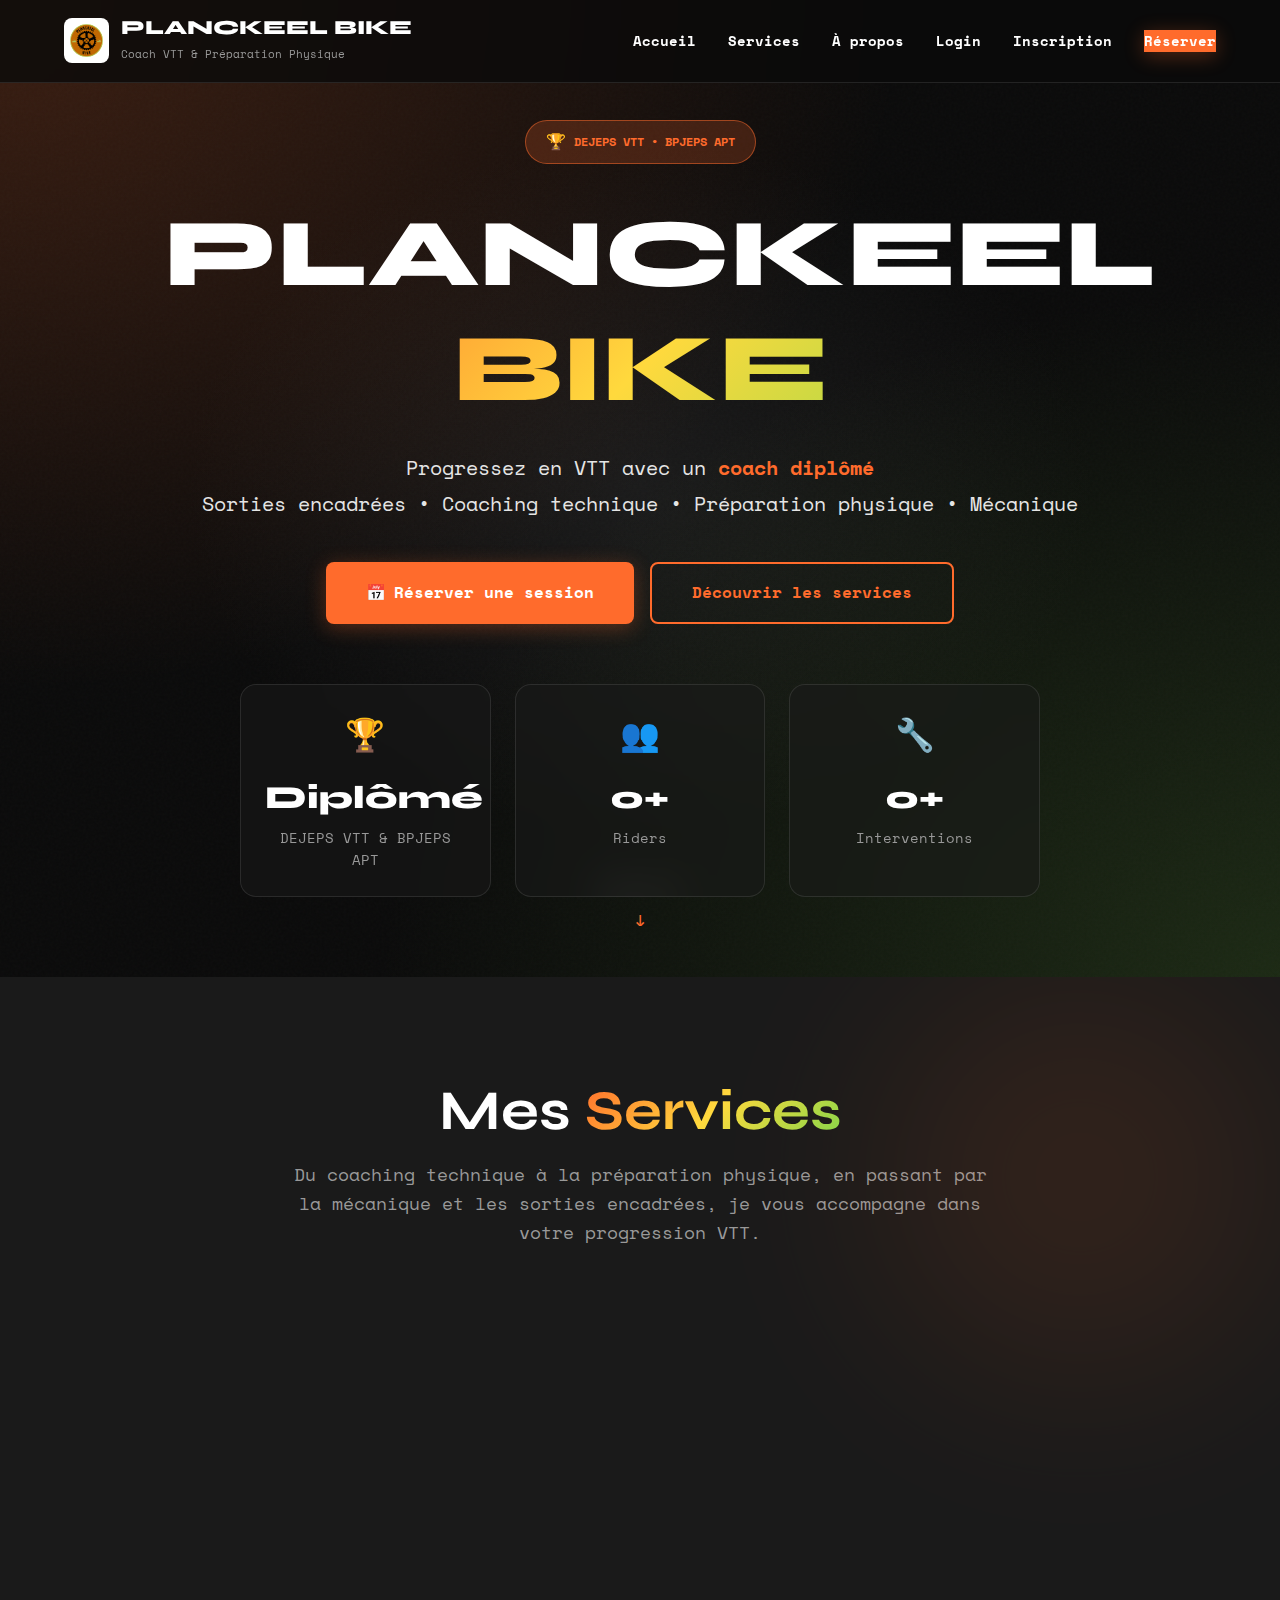
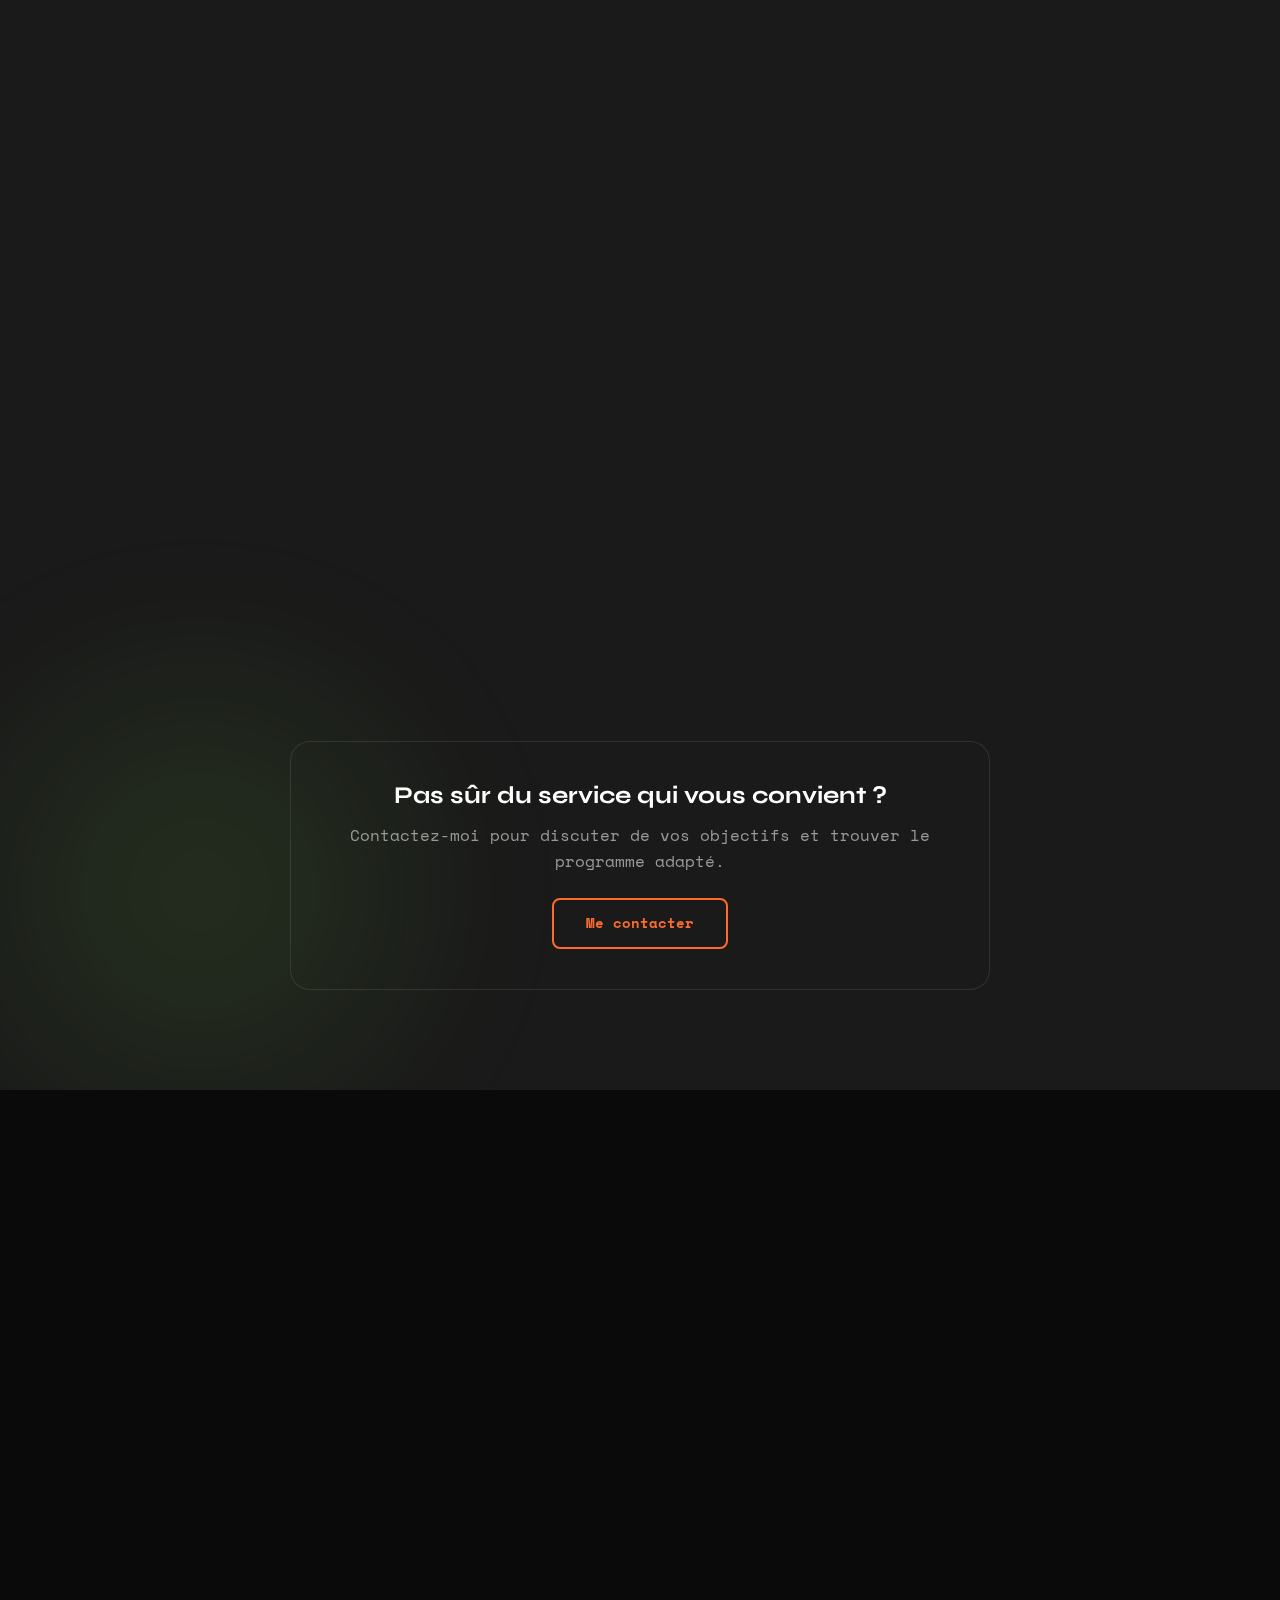
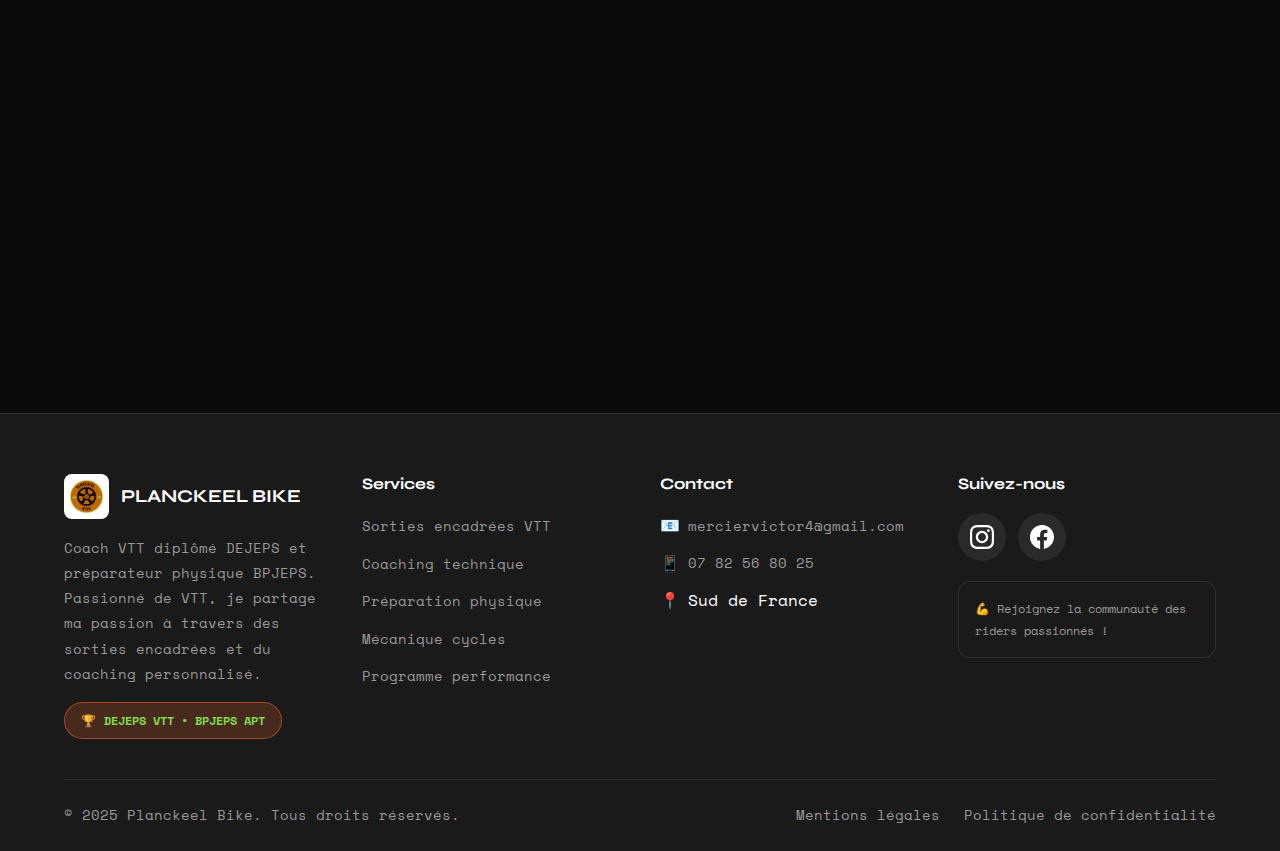
<file: index.html>
<!DOCTYPE html>
<html lang="fr">
<head>
    <meta charset="UTF-8">
    <meta name="viewport" content="width=device-width, initial-scale=1.0">
    <title>Planckeel Bike - Coach VTT & Préparation Physique</title>
    <meta name="description" content="Coach VTT diplômé DEJEPS. Sorties encadrées, coaching technique, préparation physique et mécanique cycles.">
    <link rel="stylesheet" href="css/style.css">
    <link rel="stylesheet" href="css/slider.css">
    <link rel="preconnect" href="https://fonts.googleapis.com">
    <link rel="preconnect" href="https://fonts.gstatic.com" crossorigin>
    <link href="https://fonts.googleapis.com/css2?family=Syne:wght@400;600;700;800&family=Space+Mono:wght@400;700&display=swap" rel="stylesheet">
</head>
<script>
// Afficher "Mon compte" si connecté
const user = JSON.parse(localStorage.getItem('admin_user') || 'null');
if (user) {
    const navLinks = document.querySelector('.nav-links');
    const loginLink = navLinks.querySelector('a[href="login.html"]');
    const registerLink = navLinks.querySelector('a[href="register.html"]');
    
    if (loginLink) loginLink.style.display = 'none';
    if (registerLink) registerLink.style.display = 'none';
    
    const accountLink = document.createElement('a');
    accountLink.href = user.role === 'admin' ? 'admin.html' : 'account.html';
    accountLink.textContent = user.role === 'admin' ? 'Admin' : 'Mon compte';
    navLinks.insertBefore(accountLink, navLinks.querySelector('.btn-primary'));
}
</script>
<body>
    <!-- Navigation -->
    <nav class="navbar" id="navbar">
        <div class="container nav-container">
            <div class="logo">
                <div class="logo-icon">
                    <img src="photo/logo.png" alt="Logo Planckeel Bike">
                </div>
                <div class="logo-text">
                    <h1>PLANCKEEL BIKE</h1>
                    <span>Coach VTT & Préparation Physique</span>
                </div>
            </div>
            
            <div class="nav-links" id="navLinks">
                <a href="#home">Accueil</a>
                <a href="#services">Services</a>
                <a href="#about">À propos</a>
                <a href="login.html">Login</a>
                <a href="register.html">Inscription</a>
                <a href="booking.html" class="btn-primary">Réserver</a>
            </div>
            
            <div class="burger" id="burger">
                <span></span>
                <span></span>
                <span></span>
            </div>
        </div>
    </nav>

    <!-- Hero Section -->
    <section class="hero" id="home">
        <div class="hero-bg"></div>
        <div class="container hero-container">
            <div class="hero-badge">
                <span class="badge-icon">🏆</span>
                <span>DEJEPS VTT • BPJEPS APT</span>
            </div>
            
            <h1 class="hero-title">
                <span class="title-main">PLANCKEEL</span>
                <span class="title-gradient">BIKE</span>
            </h1>
            
            <p class="hero-subtitle">
                Progressez en VTT avec un <span class="highlight">coach diplômé</span><br>
                Sorties encadrées • Coaching technique • Préparation physique • Mécanique
            </p>
            
            <div class="hero-buttons">
                <a href="booking.html" class="btn btn-primary btn-large">
                    <span>📅</span> Réserver une session
                </a>
                <a href="#services" class="btn btn-secondary btn-large">
                    Découvrir les services
                </a>
            </div>
            
            <div class="hero-stats">
                <div class="stat-card">
                    <div class="stat-icon">🏆</div>
                    <div class="stat-value">Diplômé</div>
                    <div class="stat-label">DEJEPS VTT & BPJEPS APT</div>
                </div>
                <div class="stat-card">
                    <div class="stat-icon">👥</div>
                    <div class="stat-value">0+</div>
                    <div class="stat-label">Riders</div>
                </div>
                <div class="stat-card">
                    <div class="stat-icon">🔧</div>
                    <div class="stat-value">0+</div>
                    <div class="stat-label">Interventions</div>
                </div>
            </div>
        </div>
        
        <div class="scroll-indicator">
            <span>Découvrir</span>
            <div class="scroll-arrow">↓</div>
        </div>
    </section>

    <!-- Services Section -->
    <section class="services" id="services">
        <div class="container">
            <div class="section-header">
                <h2 class="section-title">Mes <span class="gradient-text">Services</span></h2>
                <p class="section-subtitle">
                    Du coaching technique à la préparation physique, en passant par la mécanique 
                    et les sorties encadrées, je vous accompagne dans votre progression VTT.
                </p>
            </div>
            
            <div class="services-grid">
                <!-- Service 1 -->
                <div class="service-card">
                    <div class="service-image">
                        <div class="service-overlay"></div>
                        <div class="service-price">35€</div>
                    </div>
                    <div class="service-content">
                        <h3>Sortie VTT Découverte</h3>
                        <p>Sortie encadrée de 2h pour découvrir le VTT et les fondamentaux. Parfait pour les débutants !</p>
                        <div class="service-meta">
                            <span class="service-duration">⏱️ 2h</span>
                        </div>
                        <a href="booking.html?service=decouverte" class="btn btn-primary">Réserver</a>
                    </div>
                </div>

                <!-- Service 2 -->
                <div class="service-card">
                    <div class="service-image">
                        <div class="service-overlay"></div>
                        <div class="service-price">50€</div>
                    </div>
                    <div class="service-content">
                        <h3>Coaching Technique</h3>
                        <p>Session individuelle pour améliorer votre technique : franchissements, virages, descentes.</p>
                        <div class="service-meta">
                            <span class="service-duration">⏱️ 1h30</span>
                        </div>
                        <a href="booking.html?service=coaching" class="btn btn-primary">Réserver</a>
                    </div>
                </div>

                <!-- Service 3 -->
                <div class="service-card">
                    <div class="service-image">
                        <div class="service-overlay"></div>
                        <div class="service-price">45€</div>
                    </div>
                    <div class="service-content">
                        <h3>Préparation Physique</h3>
                        <p>Programme personnalisé pour améliorer vos performances et votre endurance en VTT.</p>
                        <div class="service-meta">
                            <span class="service-duration">⏱️ 1h</span>
                        </div>
                        <a href="booking.html?service=physique" class="btn btn-primary">Réserver</a>
                    </div>
                </div>

                <!-- Service 4 -->
                <div class="service-card">
                    <div class="service-image">
                        <div class="service-overlay"></div>
                        <div class="service-price">40€</div>
                    </div>
                    <div class="service-content">
                        <h3>Mécanique Vélo</h3>
                        <p>Entretien, réglages et optimisation de votre VTT. Freins, transmission, suspensions.</p>
                        <div class="service-meta">
                            <span class="service-duration">⏱️ 1h30</span>
                        </div>
                        <a href="booking.html?service=mecanique" class="btn btn-primary">Réserver</a>
                    </div>
                </div>

                <!-- Service 5 -->
                <div class="service-card">
                    <div class="service-image">
                        <div class="service-overlay"></div>
                        <div class="service-price">55€</div>
                    </div>
                    <div class="service-content">
                        <h3>Sortie VTT Enduro</h3>
                        <p>Sortie engagée de 3h sur les meilleurs spots d'enduro. Niveau intermédiaire/confirmé.</p>
                        <div class="service-meta">
                            <span class="service-duration">⏱️ 3h</span>
                        </div>
                        <a href="booking.html?service=enduro" class="btn btn-primary">Réserver</a>
                    </div>
                </div>

                <!-- Service 6 -->
                <div class="service-card">
                    <div class="service-image">
                        <div class="service-overlay"></div>
                        <div class="service-price">200€</div>
                    </div>
                    <div class="service-content">
                        <h3>Stage Weekend</h3>
                        <p>Stage intensif sur 2 jours : technique, physique et sorties encadrées.</p>
                        <div class="service-meta">
                            <span class="service-duration">⏱️ 2 jours</span>
                        </div>
                        <a href="booking.html?service=stage" class="btn btn-primary">Réserver</a>
                    </div>
                </div>
            </div>

            <div class="services-cta">
                <div class="cta-card">
                    <h3>Pas sûr du service qui vous convient ?</h3>
                    <p>Contactez-moi pour discuter de vos objectifs et trouver le programme adapté.</p>
                    <a href="mailto:merciervictor4@gmail.com" class="btn btn-secondary">Me contacter</a>
                </div>
            </div>
        </div>
    </section>

    <!-- About Section -->
    <section class="about" id="about">
        <div class="container">
            <div class="about-grid">
                <div class="about-image">
                    <div class="photo-slider">
                        <div class="slider-container">
                            <img src="photo/maho.jpeg" alt="Photo VTT Maho" class="slider-image active">
                            <img src="photo/groupe.jpeg" alt="Photo VTT Groupe" class="slider-image">
                            <img src="photo/course.jpeg" alt="Photo Course VTT" class="slider-image">
                            <img src="photo/cascade.jpeg" alt="Photo Cascade VTT" class="slider-image">
                            <img src="photo/style.jpeg" alt="Photo Style VTT" class="slider-image">
                            <img src="photo/run.jpeg" alt="Photo Run VTT" class="slider-image">
                            <img src="photo/run2.jpeg" alt="Photo Run2 VTT" class="slider-image">
                        </div>
                    </div>
                </div>

                <div class="about-content">
                    <h2 class="section-title">
                        À propos de <span class="gradient-text">Planckeel Bike</span>
                    </h2>
                    <p class="about-lead">
                        Moniteur Cycliste Français diplômé, je partage ma passion du VTT à travers 
                        des sorties encadrées, du coaching technique et de la préparation physique adaptée.
                    </p>

                    <div class="about-text">
                        <p>
                            🏔️ <strong>Ma philosophie :</strong> Le VTT, c'est avant tout du plaisir, 
                            du partage et de l'émotion. Mon objectif est de vous faire progresser dans 
                            le fun et la bonne humeur.
                        </p>
                        <p>
                            🎯 <strong>Mon approche :</strong> Sorties encadrées et sécurisées, coaching 
                            technique personnalisé, entretien vélo, et suivi pour atteindre vos objectifs.
                        </p>
                    </div>

                    <div class="about-features">
                        <div class="feature-item">
                            <div class="feature-icon">🏆</div>
                            <div class="feature-text">
                                <strong>Diplômes</strong>
                                <span>DEJEPS VTT • BPJEPS APT</span>
                            </div>
                        </div>
                        <div class="feature-item">
                            <div class="feature-icon">⚡</div>
                            <div class="feature-text">
                                <strong>Expérience</strong>
                                <span>10+ années de pratique</span>
                            </div>
                        </div>
                        <div class="feature-item">
                            <div class="feature-icon">🎯</div>
                            <div class="feature-text">
                                <strong>Approche</strong>
                                <span>Personnalisée & adaptée</span>
                            </div>
                        </div>
                        <div class="feature-item">
                            <div class="feature-icon">❤️</div>
                            <div class="feature-text">
                                <strong>Passion</strong>
                                <span>Partage & convivialité</span>
                            </div>
                        </div>
                    </div>
                </div>
            </div>
        </div>
    </section>

    <!-- Footer -->
    <footer class="footer">
        <div class="container footer-container">
            <div class="footer-grid">
                <div class="footer-col">
                    <div class="footer-logo">
                        <div class="logo-icon">
                    <img src="photo/logo.png" alt="Logo Planckeel Bike">
                </div>
                        <h3>PLANCKEEL BIKE</h3>
                    </div>
                    <p>
                        Coach VTT diplômé DEJEPS et préparateur physique BPJEPS. 
                        Passionné de VTT, je partage ma passion à travers des sorties 
                        encadrées et du coaching personnalisé.
                    </p>
                    <div class="footer-badge">
                        <span>🏆</span> DEJEPS VTT • BPJEPS APT
                    </div>
                </div>

                <div class="footer-col">
                    <h4>Services</h4>
                    <ul>
                        <li><a href="#services">Sorties encadrées VTT</a></li>
                        <li><a href="#services">Coaching technique</a></li>
                        <li><a href="#services">Préparation physique</a></li>
                        <li><a href="#services">Mécanique cycles</a></li>
                        <li><a href="#services">Programme performance</a></li>
                    </ul>
                </div>

                <div class="footer-col">
                    <h4>Contact</h4>
                    <ul class="contact-list">
                        <li>
                            <span class="contact-icon">📧</span>
                            <a href="mailto:merciervictor4@gmail.com">merciervictor4@gmail.com</a>
                        </li>
                        <li>
                            <span class="contact-icon">📱</span>
                            <a href="tel:+33782568025">07 82 56 80 25</a>
                        </li>
                        <li>
                            <span class="contact-icon">📍</span>
                            <span>Sud de France</span>
                        </li>
                    </ul>
                </div>

                <div class="footer-col">
                    <h4>Suivez-nous</h4>
                    <div class="social-links">
                        <a href="https://www.instagram.com/planckeel.bike/" class="social-link">
                            <svg width="24" height="24" viewBox="0 0 24 24" fill="currentColor">
                                <path d="M12 2.163c3.204 0 3.584.012 4.85.07 3.252.148 4.771 1.691 4.919 4.919.058 1.265.069 1.645.069 4.849 0 3.205-.012 3.584-.069 4.849-.149 3.225-1.664 4.771-4.919 4.919-1.266.058-1.644.07-4.85.07-3.204 0-3.584-.012-4.849-.07-3.26-.149-4.771-1.699-4.919-4.92-.058-1.265-.07-1.644-.07-4.849 0-3.204.013-3.583.07-4.849.149-3.227 1.664-4.771 4.919-4.919 1.266-.057 1.645-.069 4.849-.069zm0-2.163c-3.259 0-3.667.014-4.947.072-4.358.2-6.78 2.618-6.98 6.98-.059 1.281-.073 1.689-.073 4.948 0 3.259.014 3.668.072 4.948.2 4.358 2.618 6.78 6.98 6.98 1.281.058 1.689.072 4.948.072 3.259 0 3.668-.014 4.948-.072 4.354-.2 6.782-2.618 6.979-6.98.059-1.28.073-1.689.073-4.948 0-3.259-.014-3.667-.072-4.947-.196-4.354-2.617-6.78-6.979-6.98-1.281-.059-1.69-.073-4.949-.073zm0 5.838c-3.403 0-6.162 2.759-6.162 6.162s2.759 6.163 6.162 6.163 6.162-2.759 6.162-6.163c0-3.403-2.759-6.162-6.162-6.162zm0 10.162c-2.209 0-4-1.79-4-4 0-2.209 1.791-4 4-4s4 1.791 4 4c0 2.21-1.791 4-4 4zm6.406-11.845c-.796 0-1.441.645-1.441 1.44s.645 1.44 1.441 1.44c.795 0 1.439-.645 1.439-1.44s-.644-1.44-1.439-1.44z"/>
                            </svg>
                        </a>
                        <a href="#" class="social-link">
                            <svg width="24" height="24" viewBox="0 0 24 24" fill="currentColor">
                                <path d="M24 12.073c0-6.627-5.373-12-12-12s-12 5.373-12 12c0 5.99 4.388 10.954 10.125 11.854v-8.385H7.078v-3.47h3.047V9.43c0-3.007 1.792-4.669 4.533-4.669 1.312 0 2.686.235 2.686.235v2.953H15.83c-1.491 0-1.956.925-1.956 1.874v2.25h3.328l-.532 3.47h-2.796v8.385C19.612 23.027 24 18.062 24 12.073z"/>
                            </svg>
                        </a>
                    </div>
                    <div class="footer-info-box">
                        <p>💪 Rejoignez la communauté des riders passionnés !</p>
                    </div>
                </div>
            </div>

            <div class="footer-bottom">
                <p>&copy; 2025 Planckeel Bike. Tous droits réservés.</p>
                <div class="footer-links">
                    <a href="#">Mentions légales</a>
                    <a href="#">Politique de confidentialité</a>
                </div>
            </div>
        </div>
    </footer>

    <script src="js/script.js"></script>
    <script src="js/slider.js"></script>
</body>
</html>
</file>
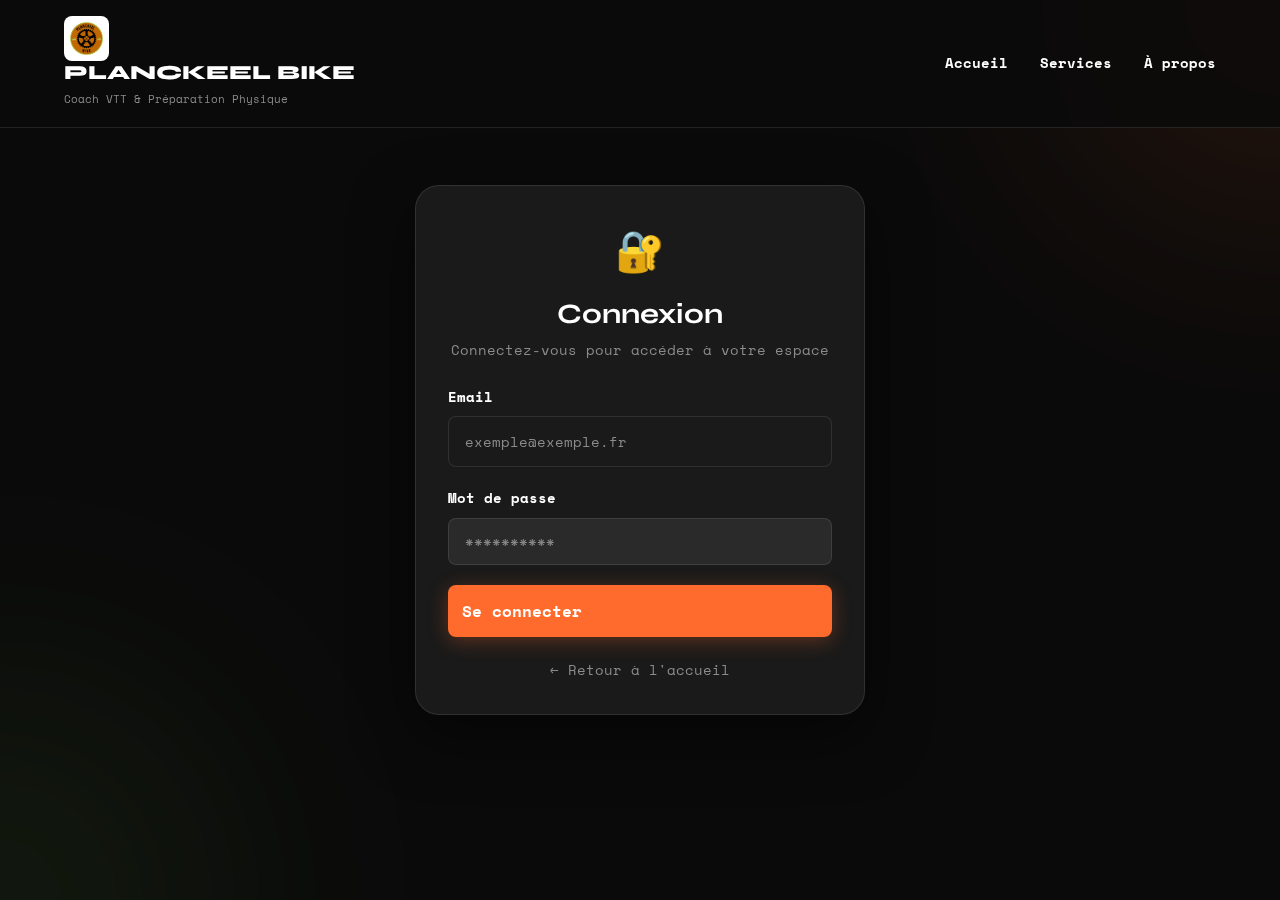
<file: account.html>
<!DOCTYPE html>
<html lang="fr">
<head>
    <meta charset="UTF-8">
    <meta name="viewport" content="width=device-width, initial-scale=1.0">
    <title>Mon Compte - Planckeel Bike</title>
    <link rel="stylesheet" href="css/style.css">
    <link rel="stylesheet" href="css/admin.css">
    <link href="https://fonts.googleapis.com/css2?family=Syne:wght@400;600;700;800&family=Space+Mono:wght@400;700&display=swap" rel="stylesheet">
</head>
<body>
    <!-- Navigation -->
    <nav class="navbar">
        <div class="container nav-container">
            <div class="logo">
                <a href="index.html">
                    <div class="logo-icon">
                        <img src="photo/logo.png" alt="Logo Planckeel Bike">
                    </div>
                    <div class="logo-text">
                        <h1>PLANCKEEL BIKE</h1>
                        <span>Coach VTT & Préparation Physique</span>
                    </div>
                </a>
            </div>
            
            <div class="nav-links">
                <a href="index.html">Accueil</a>
                <a href="index.html#services">Services</a>
                <a href="index.html#about">À propos</a>
                <a href="booking.html" class="btn-primary">Réserver</a>
            </div>
        </div>
    </nav>

    <!-- CORRECTION ICI : Augmentation du padding-top à 140px -->
    <section class="account-page" style="min-height: 100vh; background: var(--dark); padding: 140px 20px 60px;">
        <div class="container" style="max-width: 1000px;">
            <div class="account-header" style="margin-bottom: 40px;">
                <h1 style="font-size: 36px; margin-bottom: 8px;">Mon Compte</h1>
                <p style="color: var(--gray);">Gérez vos informations et vos réservations</p>
            </div>

            <div class="account-grid" style="display: grid; gap: 32px;">
                <!-- Informations personnelles -->
                <div class="account-card" style="background: var(--dark-secondary); border: 1px solid rgba(255, 255, 255, 0.1); border-radius: 16px; padding: 32px;">
                    <div style="display: flex; justify-content: space-between; align-items: center; margin-bottom: 24px;">
                        <h2 style="font-size: 24px;">👤 Mes informations</h2>
                        <button class="btn btn-secondary" id="logoutBtn">Déconnexion</button>
                    </div>
                    
                    <div id="userInfo" class="user-info-grid" style="display: grid; gap: 16px;">
                        <!-- Chargé dynamiquement -->
                    </div>
                </div>

                <!-- Réservations -->
                <div class="account-card" style="background: var(--dark-secondary); border: 1px solid rgba(255, 255, 255, 0.1); border-radius: 16px; padding: 32px;">
                    <h2 style="font-size: 24px; margin-bottom: 24px;">📅 Mes réservations</h2>
                    
                    <div id="reservationsList">
                        <p style="color: var(--gray); text-align: center;">Chargement...</p>
                    </div>
                </div>
            </div>
        </div>
    </section>

    <footer class="footer">
        <div class="container">
            <div class="footer-bottom">
                <p>&copy; 2025 Planckeel Bike. Tous droits réservés.</p>
            </div>
        </div>
    </footer>

    <script src="js/account.js"></script>
</body>
</html>
</file>
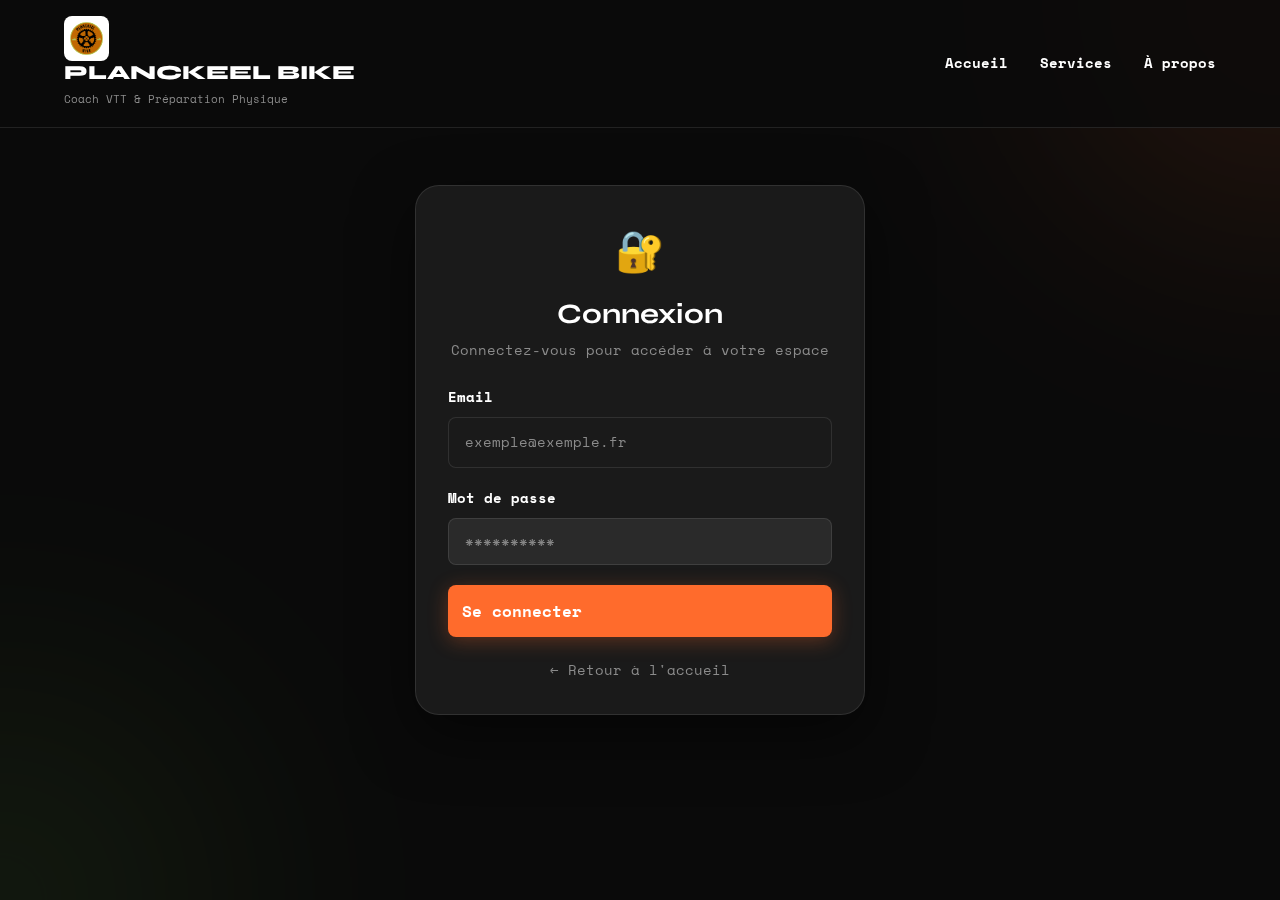
<file: admin.html>
<!DOCTYPE html>
<html lang="fr">
<head>
    <meta charset="UTF-8">
    <meta name="viewport" content="width=device-width, initial-scale=1.0">
    <title>Panel Admin - Planckeel Bike</title>
    <link rel="stylesheet" href="css/style.css">
    <link rel="stylesheet" href="css/admin.css">
    <link href="https://fonts.googleapis.com/css2?family=Syne:wght@400;600;700;800&family=Space+Mono:wght@400;700&display=swap" rel="stylesheet">
    <!-- Quill Editor pour les notes -->
    <link href="https://cdn.quilljs.com/1.3.6/quill.snow.css" rel="stylesheet">
</head>
<body class="admin-body">
    <div class="admin-container">
        <!-- Menu latéral -->
        <aside class="admin-sidebar">
            <div class="sidebar-header">
                <div class="logo">
                    <div class="logo-icon">
                        <img src="photo/logo.png" alt="Logo Planckeel Bike" style="width: 40px; height: 40px;">
                    </div>
                    <div class="logo-text">
                        <h1>PLANCKEEL</h1>
                        <span>Admin Panel</span>
                    </div>
                </div>
            </div>

            <nav class="sidebar-menu">
                <a href="#planning" class="menu-item active" data-section="planning">
                    <span class="menu-icon">📅</span>
                    <span class="menu-label">Planning</span>
                </a>
                <a href="#participants" class="menu-item" data-section="participants">
                    <span class="menu-icon">👥</span>
                    <span class="menu-label">Gestion des participants</span>
                </a>
            </nav>

            <div class="sidebar-footer">
                <div class="admin-info">
                    <div class="admin-avatar">👤</div>
                    <div class="admin-details">
                        <span class="admin-name" id="adminName">Admin</span>
                        <span class="admin-role">Administrateur</span>
                    </div>
                </div>
                <button class="btn-logout" id="logoutBtn">
                    <span>🚪</span> Déconnexion
                </button>
            </div>
        </aside>

        <!-- Contenu principal -->
        <main class="admin-main">
            <div class="admin-header">
                <h1 id="pageTitle">Planning</h1>
                <div class="header-actions">
                    <button class="btn btn-secondary" onclick="window.location.href='index.html'">
                        🏠 Voir le site
                    </button>
                </div>
            </div>

            <div class="admin-content">
                <!-- Section Planning -->
                <section id="planning-section" class="content-section active">
                    <div class="section-controls">
                        <div class="month-navigation">
                            <button class="btn btn-secondary" id="prevMonth">← Mois précédent</button>
                            <h2 id="currentMonth">Janvier 2026</h2>
                            <button class="btn btn-secondary" id="nextMonth">Mois suivant →</button>
                        </div>
                        <div class="planning-actions">
                            <button class="btn btn-primary" id="closeDayBtn">🚫 Fermer un jour</button>
                            <button class="btn btn-primary" id="closeSlotBtn">⏰ Fermer un créneau</button>
                        </div>
                    </div>

                    <div class="calendar-container">
                        <div id="calendar" class="calendar-grid"></div>
                    </div>

                    <div class="closed-days-list">
                        <h3>Jours et créneaux fermés</h3>
                        <div id="closedList"></div>
                    </div>
                </section>

                <!-- Section Participants -->
                <section id="participants-section" class="content-section">
                    <div class="section-controls">
                        <div class="search-bar">
                            <input type="text" id="searchParticipants" placeholder="🔍 Rechercher un participant...">
                        </div>
                    </div>

                    <div class="participants-grid" id="participantsList"></div>

                    <!-- Modal Détails Participant -->
                    <div id="participantModal" class="modal" style="display: none;">
                        <div class="modal-content modal-large">
                            <div class="modal-header">
                                <h2 id="modalParticipantName">Participant</h2>
                                <button class="modal-close" onclick="closeParticipantModal()">✕</button>
                            </div>
                            <div class="modal-body">
                                <div class="participant-details">
                                    <div class="detail-card">
                                        <h3>📧 Informations</h3>
                                        <div id="participantInfo"></div>
                                    </div>
                                    
                                    <div class="detail-card">
                                        <h3>📅 Historique des réservations</h3>
                                        <div id="participantReservations"></div>
                                    </div>
                                    
                                    <div class="detail-card">
                                        <h3>📝 Notes et observations</h3>
                                        <button class="btn btn-primary" onclick="showAddNoteForm()">
                                            ➕ Ajouter une note
                                        </button>
                                        <div id="addNoteForm" style="display: none; margin-top: 20px;">
                                            <div id="noteEditor"></div>
                                            <div style="margin-top: 10px; display: flex; gap: 10px;">
                                                <button class="btn btn-primary" onclick="saveNote()">💾 Enregistrer</button>
                                                <button class="btn btn-secondary" onclick="hideAddNoteForm()">❌ Annuler</button>
                                            </div>
                                        </div>
                                        <div id="participantNotes" style="margin-top: 20px;"></div>
                                    </div>
                                </div>
                            </div>
                        </div>
                    </div>
                </section>
            </div>

            <!-- Modal Fermer un jour -->
            <div id="closeDayModal" class="modal" style="display: none;">
                <div class="modal-content">
                    <div class="modal-header">
                        <h2>Fermer un jour</h2>
                        <button class="modal-close" onclick="closeModal('closeDayModal')">✕</button>
                    </div>
                    <div class="modal-body">
                        <div class="form-group">
                            <label>Date à fermer</label>
                            <input type="date" id="closeDayDate" class="form-control">
                        </div>
                    </div>
                    <div class="modal-footer">
                        <button class="btn btn-secondary" onclick="closeModal('closeDayModal')">Annuler</button>
                        <button class="btn btn-primary" onclick="confirmCloseDay()">Fermer ce jour</button>
                    </div>
                </div>
            </div>

            <!-- Modal Fermer un créneau -->
            <div id="closeSlotModal" class="modal" style="display: none;">
                <div class="modal-content">
                    <div class="modal-header">
                        <h2>Fermer un créneau</h2>
                        <button class="modal-close" onclick="closeModal('closeSlotModal')">✕</button>
                    </div>
                    <div class="modal-body">
                        <div class="form-group">
                            <label>Date</label>
                            <input type="date" id="closeSlotDate" class="form-control">
                        </div>
                        <div class="form-group">
                            <label>Créneau horaire</label>
                            <select id="closeSlotTime" class="form-control">
                                <option value="08:00">08:00</option>
                                <option value="09:00">09:00</option>
                                <option value="10:00">10:00</option>
                                <option value="11:00">11:00</option>
                                <option value="14:00">14:00</option>
                                <option value="15:00">15:00</option>
                                <option value="16:00">16:00</option>
                                <option value="17:00">17:00</option>
                            </select>
                        </div>
                    </div>
                    <div class="modal-footer">
                        <button class="btn btn-secondary" onclick="closeModal('closeSlotModal')">Annuler</button>
                        <button class="btn btn-primary" onclick="confirmCloseSlot()">Fermer ce créneau</button>
                    </div>
                </div>
            </div>
        </main>
    </div>

    <script src="https://cdn.quilljs.com/1.3.6/quill.js"></script>
    <script src="js/admin.js"></script>
</body>
</html>
</file>
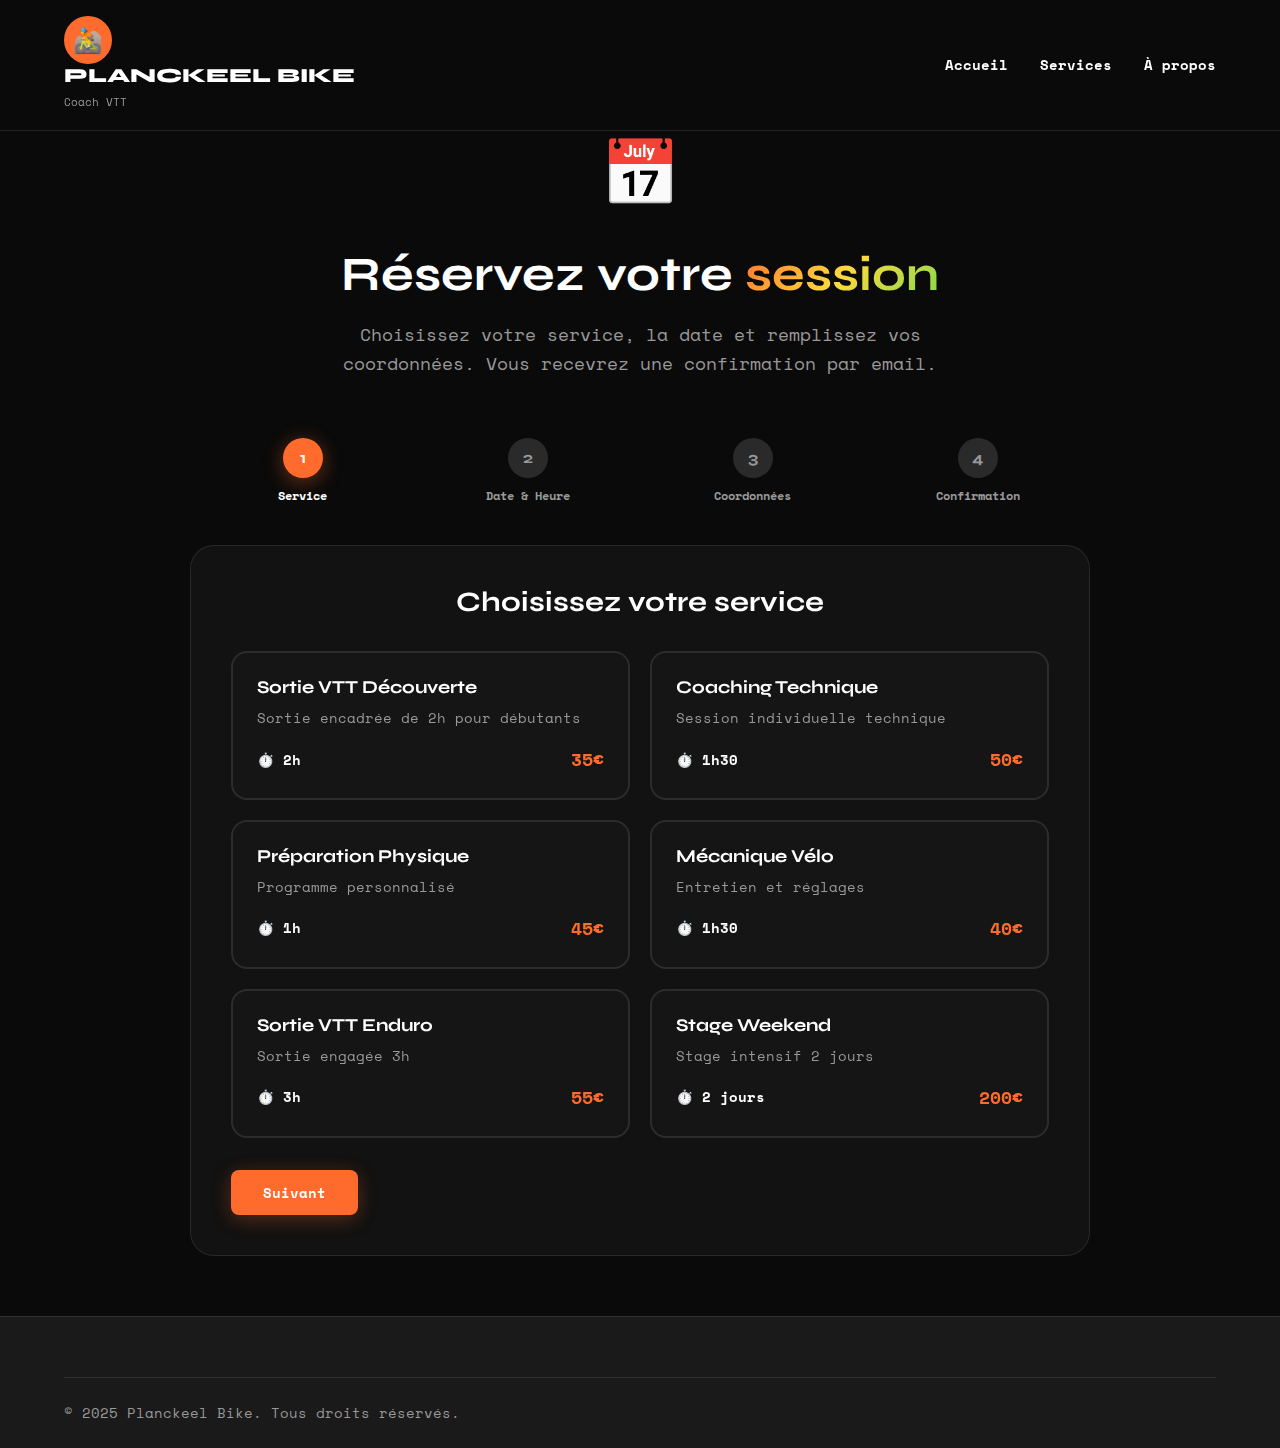
<file: booking.html>
<!DOCTYPE html>
<html lang="fr">
<head>
    <meta charset="UTF-8">
    <meta name="viewport" content="width=device-width, initial-scale=1.0">
    <title>Réservation - Planckeel Bike</title>
    <link rel="stylesheet" href="css/style.css">
    <link href="https://fonts.googleapis.com/css2?family=Syne:wght@400;600;700;800&family=Space+Mono:wght@400;700&display=swap" rel="stylesheet">
</head>
<body>
    <!-- Navigation -->
    <nav class="navbar">
        <div class="container nav-container">
            <div class="logo">
                <a href="index.html">
                    <div class="logo-icon">🚵</div>
                    <div class="logo-text">
                        <h1>PLANCKEEL BIKE</h1>
                        <span>Coach VTT</span>
                    </div>
                </a>
            </div>
            
            <div class="nav-links">
                <a href="index.html">Accueil</a>
                <a href="index.html#services">Services</a>
                <a href="index.html#about">À propos</a>
            </div>
        </div>
    </nav>

    <!-- Booking Page -->
    <section class="booking-page">
        <div class="container">
            <div class="booking-header">
                <div class="booking-icon">📅</div>
                <h1>Réservez votre <span class="gradient-text">session</span></h1>
                <p>Choisissez votre service, la date et remplissez vos coordonnées. Vous recevrez une confirmation par email.</p>
            </div>

            <div class="booking-container">
                <!-- Progress Steps -->
                <div class="booking-steps">
                    <div class="step active" data-step="1">
                        <div class="step-number">1</div>
                        <span>Service</span>
                    </div>
                    <div class="step" data-step="2">
                        <div class="step-number">2</div>
                        <span>Date & Heure</span>
                    </div>
                    <div class="step" data-step="3">
                        <div class="step-number">3</div>
                        <span>Coordonnées</span>
                    </div>
                    <div class="step" data-step="4">
                        <div class="step-number">4</div>
                        <span>Confirmation</span>
                    </div>
                </div>

                <!-- Booking Form -->
                <form id="bookingForm" class="booking-form" action="php/booking.php" method="POST">
                    <!-- Step 1: Service Selection -->
                    <div class="form-step active" data-step="1">
                        <h2>Choisissez votre service</h2>
                        <div class="services-selection">
                            <label class="service-option">
                                <input type="radio" name="service" value="Sortie VTT Découverte" data-price="35" data-duration="2h" required>
                                <div class="service-option-card">
                                    <h3>Sortie VTT Découverte</h3>
                                    <p>Sortie encadrée de 2h pour débutants</p>
                                    <div class="service-option-meta">
                                        <span>⏱️ 2h</span>
                                        <span class="price">35€</span>
                                    </div>
                                </div>
                            </label>

                            <label class="service-option">
                                <input type="radio" name="service" value="Coaching Technique" data-price="50" data-duration="1h30">
                                <div class="service-option-card">
                                    <h3>Coaching Technique</h3>
                                    <p>Session individuelle technique</p>
                                    <div class="service-option-meta">
                                        <span>⏱️ 1h30</span>
                                        <span class="price">50€</span>
                                    </div>
                                </div>
                            </label>

                            <label class="service-option">
                                <input type="radio" name="service" value="Préparation Physique" data-price="45" data-duration="1h">
                                <div class="service-option-card">
                                    <h3>Préparation Physique</h3>
                                    <p>Programme personnalisé</p>
                                    <div class="service-option-meta">
                                        <span>⏱️ 1h</span>
                                        <span class="price">45€</span>
                                    </div>
                                </div>
                            </label>

                            <label class="service-option">
                                <input type="radio" name="service" value="Mécanique Vélo" data-price="40" data-duration="1h30">
                                <div class="service-option-card">
                                    <h3>Mécanique Vélo</h3>
                                    <p>Entretien et réglages</p>
                                    <div class="service-option-meta">
                                        <span>⏱️ 1h30</span>
                                        <span class="price">40€</span>
                                    </div>
                                </div>
                            </label>

                            <label class="service-option">
                                <input type="radio" name="service" value="Sortie VTT Enduro" data-price="55" data-duration="3h">
                                <div class="service-option-card">
                                    <h3>Sortie VTT Enduro</h3>
                                    <p>Sortie engagée 3h</p>
                                    <div class="service-option-meta">
                                        <span>⏱️ 3h</span>
                                        <span class="price">55€</span>
                                    </div>
                                </div>
                            </label>

                            <label class="service-option">
                                <input type="radio" name="service" value="Stage Weekend" data-price="200" data-duration="2 jours">
                                <div class="service-option-card">
                                    <h3>Stage Weekend</h3>
                                    <p>Stage intensif 2 jours</p>
                                    <div class="service-option-meta">
                                        <span>⏱️ 2 jours</span>
                                        <span class="price">200€</span>
                                    </div>
                                </div>
                            </label>
                        </div>
                        <button type="button" class="btn btn-primary btn-next">Suivant</button>
                    </div>

                    <!-- Step 2: Date & Time Selection -->
                    <div class="form-step" data-step="2">
                        <h2>Choisissez une date et un créneau</h2>
                        <div class="date-time-selection">
                            <div class="form-group">
                                <label for="bookingDate">Date souhaitée</label>
                                <input type="date" id="bookingDate" name="date" required>
                            </div>
                            
                            <div class="form-group">
                                <label>Créneau horaire</label>
                                <div class="time-slots">
                                    <label class="time-slot">
                                        <input type="radio" name="time" value="08:00" required>
                                        <span>08:00</span>
                                    </label>
                                    <label class="time-slot">
                                        <input type="radio" name="time" value="09:00" required>
                                        <span>09:00</span>
                                    </label>
                                    <label class="time-slot">
                                        <input type="radio" name="time" value="10:00">
                                        <span>10:00</span>
                                    </label>
                                    <label class="time-slot">
                                        <input type="radio" name="time" value="11:00">
                                        <span>11:00</span>
                                    </label>
                                    <label class="time-slot">
                                        <input type="radio" name="time" value="14:00">
                                        <span>14:00</span>
                                    </label>
                                    <label class="time-slot">
                                        <input type="radio" name="time" value="15:00">
                                        <span>15:00</span>
                                    </label>
                                    <label class="time-slot">
                                        <input type="radio" name="time" value="16:00">
                                        <span>16:00</span>
                                    </label>
                                    <label class="time-slot">
                                        <input type="radio" name="time" value="17:00">
                                        <span>17:00</span>
                                    </label>
                                </div>
                                <p class="help-text">Disponibilités : Lundi, Mardi, Jeudi, Vendredi</p>
                            </div>
                        </div>
                        <div class="form-buttons">
                            <button type="button" class="btn btn-secondary btn-prev">Retour</button>
                            <button type="button" class="btn btn-primary btn-next">Suivant</button>
                        </div>
                    </div>

                    <!-- Step 3: Contact Information -->
                    <div class="form-step" data-step="3">
                        <h2>Vos coordonnées</h2>
                        <div class="contact-form">
                            <div class="form-group">
                                <label for="name">Nom complet *</label>
                                <input type="text" id="name" name="name" required placeholder="Votre nom">
                            </div>

                            <div class="form-group">
                                <label for="email">Email *</label>
                                <input type="email" id="email" name="email" required placeholder="votre@email.com">
                            </div>

                            <div class="form-group">
                                <label for="phone">Téléphone *</label>
                                <input type="tel" id="phone" name="phone" required placeholder="06 12 34 56 78">
                            </div>

                            <div class="form-group">
                                <label for="message">Message (optionnel)</label>
                                <textarea id="message" name="message" rows="4" placeholder="Informations complémentaires, niveau, objectifs..."></textarea>
                            </div>

                            <!-- Récapitulatif -->
                            <div class="booking-summary">
                                <h3>Récapitulatif</h3>
                                <div class="summary-item">
                                    <span>Service :</span>
                                    <strong id="summaryService">-</strong>
                                </div>
                                <div class="summary-item">
                                    <span>Date :</span>
                                    <strong id="summaryDate">-</strong>
                                </div>
                                <div class="summary-item">
                                    <span>Heure :</span>
                                    <strong id="summaryTime">-</strong>
                                </div>
                                <div class="summary-item">
                                    <span>Durée :</span>
                                    <strong id="summaryDuration">-</strong>
                                </div>
                                <div class="summary-item total">
                                    <span>Prix :</span>
                                    <strong id="summaryPrice">-</strong>
                                </div>
                            </div>
                        </div>
                        <div class="form-buttons">
                            <button type="button" class="btn btn-secondary btn-prev">Retour</button>
                            <button type="submit" class="btn btn-primary">Confirmer la réservation</button>
                        </div>
                    </div>

                    <!-- Step 4: Confirmation -->
                    <div class="form-step" data-step="4">
                        <div class="confirmation-message">
                            <div class="confirmation-icon">✅</div>
                            <h2>Réservation confirmée !</h2>
                            <p>Vous allez recevoir un email de confirmation avec tous les détails de votre réservation.</p>
                            <p>À très bientôt sur les trails ! 🚵‍♂️</p>
                            <a href="index.html" class="btn btn-primary">Retour à l'accueil</a>
                        </div>
                    </div>
                </form>
            </div>
        </div>
    </section>

    <!-- Footer -->
    <footer class="footer">
        <div class="container">
            <div class="footer-bottom">
                <p>&copy; 2025 Planckeel Bike. Tous droits réservés.</p>
            </div>
        </div>
    </footer>

    <script src="js/script.js"></script>
    <script src="js/booking.js"></script>
</body>
</html>
</file>
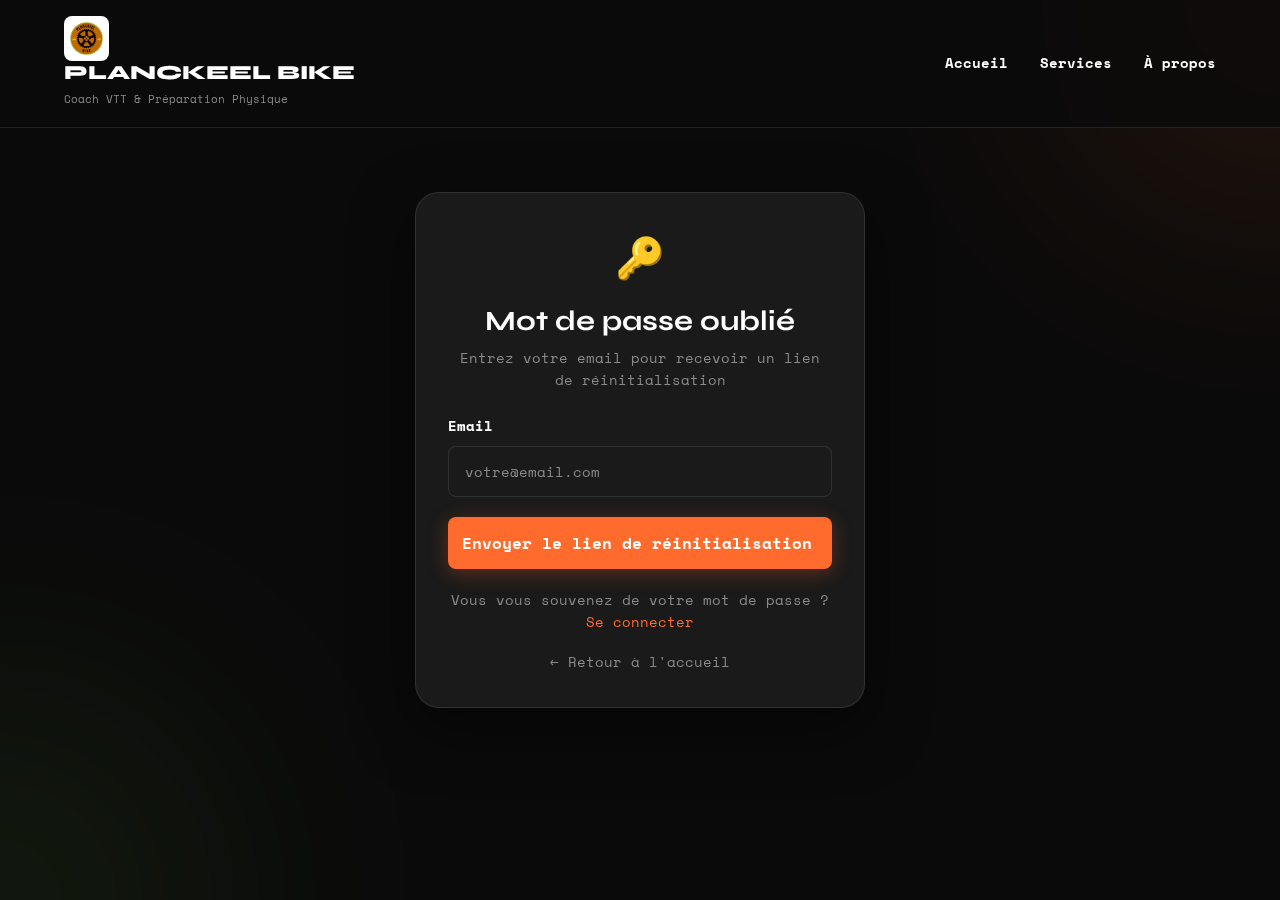
<file: forgot-password.html>
<!DOCTYPE html>
<html lang="fr">
<head>
    <meta charset="UTF-8">
    <meta name="viewport" content="width=device-width, initial-scale=1.0">
    <title>Mot de passe oublié - Planckeel Bike</title>
    <link rel="stylesheet" href="css/style.css">
    <link rel="stylesheet" href="css/admin.css">
    <link href="https://fonts.googleapis.com/css2?family=Syne:wght@400;600;700;800&family=Space+Mono:wght@400;700&display=swap" rel="stylesheet">
</head>
<body>
    <!-- Navigation -->
    <nav class="navbar">
        <div class="container nav-container">
            <div class="logo">
                <a href="index.html">
                    <div class="logo-icon">
                        <img src="photo/logo.png" alt="Logo Planckeel Bike">
                    </div>
                    <div class="logo-text">
                        <h1>PLANCKEEL BIKE</h1>
                        <span>Coach VTT & Préparation Physique</span>
                    </div>
                </a>
            </div>
            
            <div class="nav-links">
                <a href="index.html">Accueil</a>
                <a href="index.html#services">Services</a>
                <a href="index.html#about">À propos</a>
            </div>
        </div>
    </nav>

    <div class="login-page">
        <div class="login-container">
            <div class="login-box">
                <div class="login-icon">🔑</div>
                <h2>Mot de passe oublié</h2>
                <p class="login-subtitle">Entrez votre email pour recevoir un lien de réinitialisation</p>

                <form id="forgotPasswordForm">
                    <div class="form-group">
                        <label>Email</label>
                        <input type="email" id="email" required placeholder="votre@email.com">
                    </div>

                    <div id="errorMessage" class="error-message" style="display: none;"></div>
                    <div id="successMessage" class="success-message" style="display: none;"></div>

                    <button type="submit" class="btn btn-primary btn-large">
                        Envoyer le lien de réinitialisation
                    </button>
                </form>

                <div class="login-footer">
                    <p style="color: var(--gray); font-size: 14px; margin-bottom: 16px;">
                        Vous vous souvenez de votre mot de passe ? 
                        <a href="login.html" style="color: var(--primary);">Se connecter</a>
                    </p>
                    <a href="index.html" class="back-link">← Retour à l'accueil</a>
                </div>
            </div>
        </div>
    </div>

    <script src="js/forgot-password.js"></script>
</body>
</html>
</file>
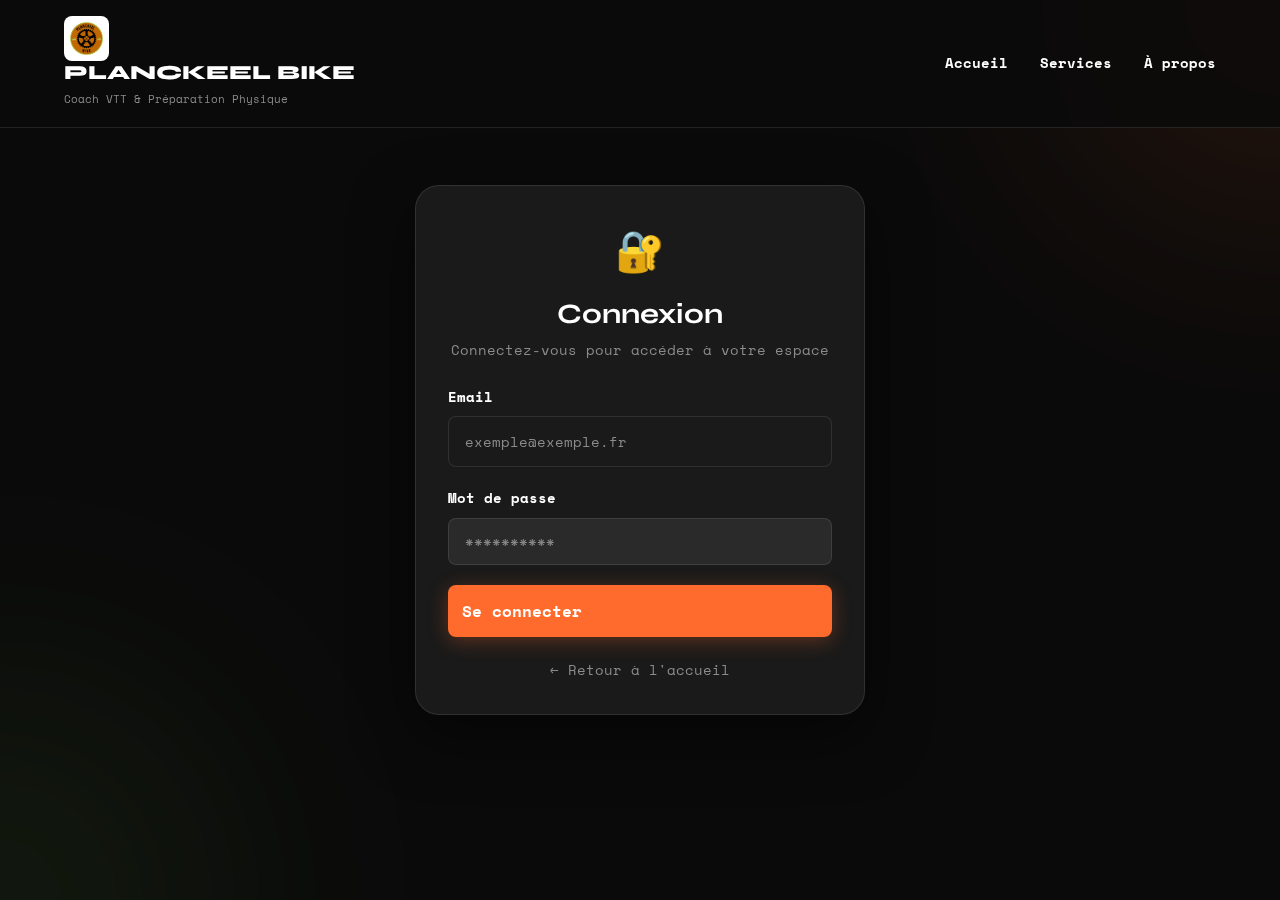
<file: login.html>
<!DOCTYPE html>
<html lang="fr">
<head>
    <meta charset="UTF-8">
    <meta name="viewport" content="width=device-width, initial-scale=1.0">
    <title>Connexion - Planckeel Bike</title>
    <link rel="stylesheet" href="css/style.css">
    <link rel="stylesheet" href="css/admin.css">
    <link href="https://fonts.googleapis.com/css2?family=Syne:wght@400;600;700;800&family=Space+Mono:wght@400;700&display=swap" rel="stylesheet">
</head>
<body>
    <!-- Navigation -->
    <nav class="navbar">
        <div class="container nav-container">
            <div class="logo">
                <a href="index.html">
                    <div class="logo-icon">
                        <img src="photo/logo.png" alt="Logo Planckeel Bike">
                    </div>
                    <div class="logo-text">
                        <h1>PLANCKEEL BIKE</h1>
                        <span>Coach VTT & Préparation Physique</span>
                    </div>
                </a>
            </div>
            
            <div class="nav-links">
                <a href="index.html">Accueil</a>
                <a href="index.html#services">Services</a>
                <a href="index.html#about">À propos</a>
            </div>
        </div>
    </nav>

    <div class="login-page">
        <div class="login-container">
            <div class="login-box">
                <div class="login-icon">🔐</div>
                <h2>Connexion</h2>
                <p class="login-subtitle">Connectez-vous pour accéder à votre espace</p>

                <form id="loginForm">
                    <div class="form-group">
                        <label>Email</label>
                        <input type="email" id="email" required placeholder="exemple@exemple.fr">
                    </div>

                    <div class="form-group">
                        <label>Mot de passe</label>
                        <input type="password" id="password" required placeholder="**********">
                    </div>

                    <div id="errorMessage" class="error-message" style="display: none;"></div>

                    <button type="submit" class="btn btn-primary btn-large">
                        Se connecter
                    </button>
                </form>

                <div class="login-footer">
                    <a href="index.html" class="back-link">← Retour à l'accueil</a>
                </div>
            </div>
        </div>
    </div>

    <script src="js/login.js"></script>
</body>
</html>
</file>
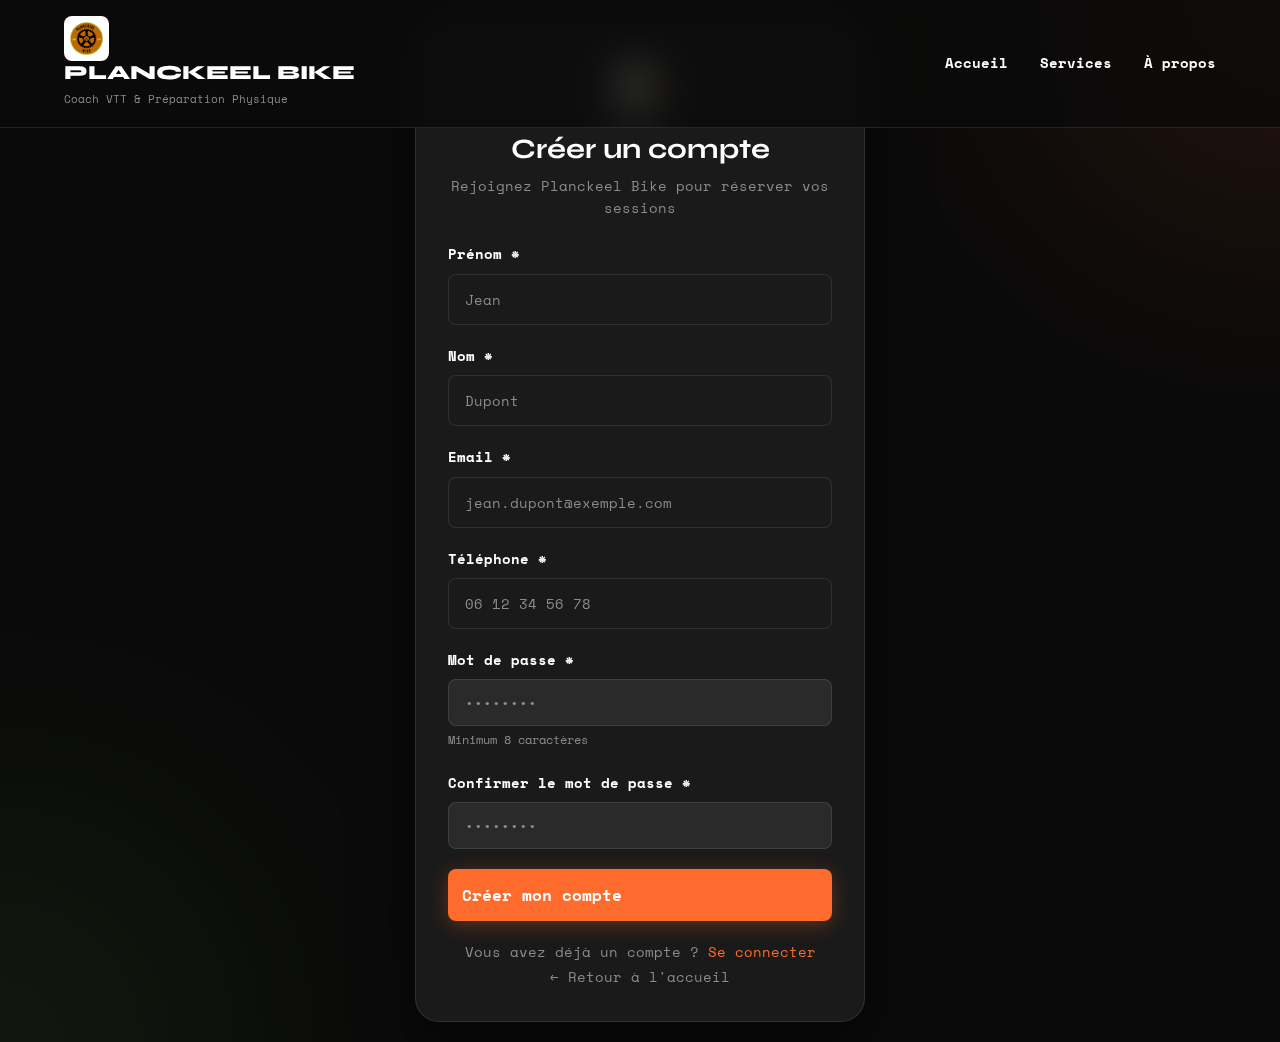
<file: register.html>
<!DOCTYPE html>
<html lang="fr">
<head>
    <meta charset="UTF-8">
    <meta name="viewport" content="width=device-width, initial-scale=1.0">
    <title>Inscription - Planckeel Bike</title>
    <link rel="stylesheet" href="css/style.css">
    <link rel="stylesheet" href="css/admin.css">
    <link href="https://fonts.googleapis.com/css2?family=Syne:wght@400;600;700;800&family=Space+Mono:wght@400;700&display=swap" rel="stylesheet">
</head>
<body>
    <!-- Navigation -->
    <nav class="navbar">
        <div class="container nav-container">
            <div class="logo">
                <a href="index.html">
                    <div class="logo-icon">
                        <img src="photo/logo.png" alt="Logo Planckeel Bike">
                    </div>
                    <div class="logo-text">
                        <h1>PLANCKEEL BIKE</h1>
                        <span>Coach VTT & Préparation Physique</span>
                    </div>
                </a>
            </div>
            
            <div class="nav-links">
                <a href="index.html">Accueil</a>
                <a href="index.html#services">Services</a>
                <a href="index.html#about">À propos</a>
            </div>
        </div>
    </nav>

    <div class="login-page">
        <div class="login-container">
            <div class="login-box">
                <div class="login-icon">📝</div>
                <h2>Créer un compte</h2>
                <p class="login-subtitle">Rejoignez Planckeel Bike pour réserver vos sessions</p>

                <form id="registerForm">
                    <div class="form-row">
                        <div class="form-group">
                            <label>Prénom *</label>
                            <input type="text" id="prenom" required placeholder="Jean">
                        </div>

                        <div class="form-group">
                            <label>Nom *</label>
                            <input type="text" id="nom" required placeholder="Dupont">
                        </div>
                    </div>

                    <div class="form-group">
                        <label>Email *</label>
                        <input type="email" id="email" required placeholder="jean.dupont@exemple.com">
                    </div>

                    <div class="form-group">
                        <label>Téléphone *</label>
                        <input type="tel" id="telephone" required placeholder="06 12 34 56 78">
                    </div>

                    <div class="form-group">
                        <label>Mot de passe *</label>
                        <input type="password" id="password" required placeholder="••••••••" minlength="8">
                        <small style="color: var(--gray); font-size: 12px;">Minimum 8 caractères</small>
                    </div>

                    <div class="form-group">
                        <label>Confirmer le mot de passe *</label>
                        <input type="password" id="confirmPassword" required placeholder="••••••••">
                    </div>

                    <div id="errorMessage" class="error-message" style="display: none;"></div>
                    <div id="successMessage" class="success-message" style="display: none;"></div>

                    <button type="submit" class="btn btn-primary btn-large">
                        Créer mon compte
                    </button>
                </form>

                <div class="login-footer">
                    <p style="color: var(--gray); font-size: 14px;">
                        Vous avez déjà un compte ? 
                        <a href="login.html" style="color: var(--primary);">Se connecter</a>
                    </p>
                    <a href="index.html" class="back-link">← Retour à l'accueil</a>
                </div>
            </div>
        </div>
    </div>

    <script src="js/register.js"></script>
</body>
</html>
</file>
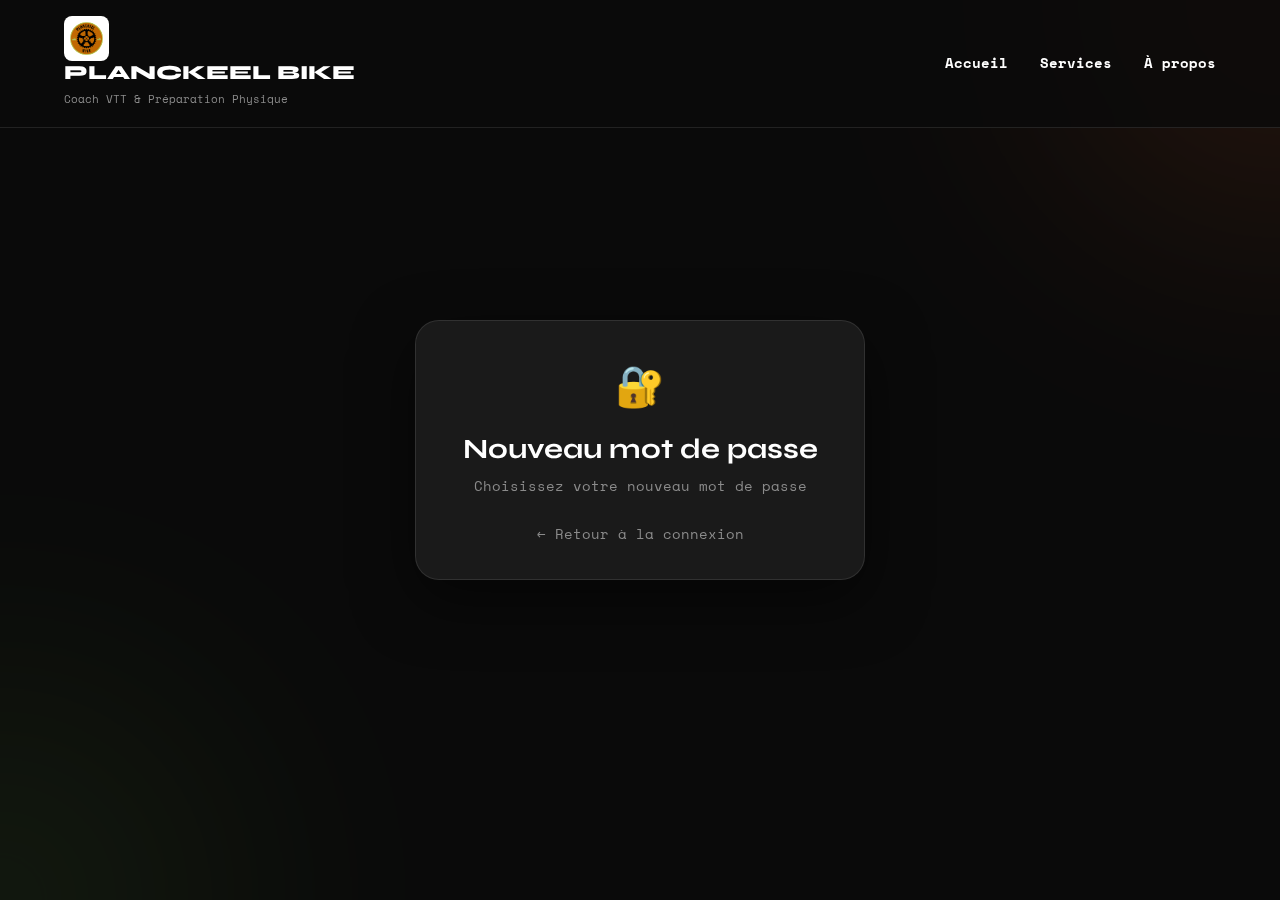
<file: reset-password.html>
<!DOCTYPE html>
<html lang="fr">
<head>
    <meta charset="UTF-8">
    <meta name="viewport" content="width=device-width, initial-scale=1.0">
    <title>Nouveau mot de passe - Planckeel Bike</title>
    <link rel="stylesheet" href="css/style.css">
    <link rel="stylesheet" href="css/admin.css">
    <link href="https://fonts.googleapis.com/css2?family=Syne:wght@400;600;700;800&family=Space+Mono:wght@400;700&display=swap" rel="stylesheet">
</head>
<body>
    <!-- Navigation -->
    <nav class="navbar">
        <div class="container nav-container">
            <div class="logo">
                <a href="index.html">
                    <div class="logo-icon">
                        <img src="photo/logo.png" alt="Logo Planckeel Bike">
                    </div>
                    <div class="logo-text">
                        <h1>PLANCKEEL BIKE</h1>
                        <span>Coach VTT & Préparation Physique</span>
                    </div>
                </a>
            </div>
            
            <div class="nav-links">
                <a href="index.html">Accueil</a>
                <a href="index.html#services">Services</a>
                <a href="index.html#about">À propos</a>
            </div>
        </div>
    </nav>

    <div class="login-page">
        <div class="login-container">
            <div class="login-box">
                <div class="login-icon">🔐</div>
                <h2>Nouveau mot de passe</h2>
                <p class="login-subtitle">Choisissez votre nouveau mot de passe</p>

                <form id="resetPasswordForm">
                    <input type="hidden" id="token" />

                    <div class="form-group">
                        <label>Nouveau mot de passe *</label>
                        <input type="password" id="password" required placeholder="••••••••" minlength="8">
                        <small style="color: var(--gray); font-size: 12px;">Minimum 8 caractères</small>
                    </div>

                    <div class="form-group">
                        <label>Confirmer le mot de passe *</label>
                        <input type="password" id="confirmPassword" required placeholder="••••••••">
                    </div>

                    <div id="errorMessage" class="error-message" style="display: none;"></div>
                    <div id="successMessage" class="success-message" style="display: none;"></div>

                    <button type="submit" class="btn btn-primary btn-large">
                        Réinitialiser le mot de passe
                    </button>
                </form>

                <div class="login-footer">
                    <a href="login.html" class="back-link">← Retour à la connexion</a>
                </div>
            </div>
        </div>
    </div>

    <script src="js/reset-password.js"></script>
</body>
</html>
</file>
<file: css/slider.css>
/* Styles pour le slider de photos */
.photo-slider {
    width: 100%;
    height: 100%;
    position: relative;
    overflow: hidden;
    border-radius: 20px;
    background: linear-gradient(135deg, #667eea 0%, #764ba2 100%);
    box-shadow: 0 20px 40px rgba(0, 0, 0, 0.1);
}

.slider-container {
    position: relative;
    width: 100%;
    height: 100%;
    min-height: 500px;
}

.slider-image {
    position: absolute;
    top: 0;
    left: 0;
    width: 100%;
    height: 100%;
    object-fit: cover;
    border-radius: 20px;
    opacity: 0;
    transition: opacity 0.8s ease-in-out;
    z-index: 1;
}

.slider-image.active {
    opacity: 1;
    z-index: 2;
}

/* Animation de fondu plus fluide */
.slider-image.fade-in {
    opacity: 1;
    z-index: 2;
}

.slider-image.fade-out {
    opacity: 0;
    z-index: 1;
}

/* Container principal simplifié */
.about-image {
    position: relative;
    width: 100%;
}

/* Styles responsifs pour le slider */
@media (max-width: 768px) {
    .slider-container {
        min-height: 300px;
    }
    
    .photo-slider {
        border-radius: 15px;
    }
    
    .slider-image {
        border-radius: 15px;
    }
}

@media (max-width: 480px) {
    .slider-container {
        min-height: 250px;
    }
    
    .photo-slider {
        border-radius: 12px;
    }
    
    .slider-image {
        border-radius: 12px;
    }
}

/* Loading placeholder pour les images */
.slider-image:not([src]) {
    background: linear-gradient(135deg, #667eea 0%, #764ba2 100%);
    display: flex;
    align-items: center;
    justify-content: center;
}

.slider-image:not([src])::before {
    content: "📷";
    font-size: 3rem;
    color: white;
    opacity: 0.7;
}
</file>
<file: css/admin.css>
/* ==================== VARIABLES ==================== */
:root {
    --primary: #FF6B2C;
    --primary-dark: #E55A1F;
    --accent-yellow: #FFD33D;
    --accent-green: #7FD94B;
    --dark: #0A0A0A;
    --dark-secondary: #1A1A1A;
    --dark-tertiary: #2A2A2A;
    --white: #FFFFFF;
    --gray: #8B8B8B;
    --gray-light: #B8B8B8;
    --success: #7FD94B;
    --danger: #FF4444;
}

/* ==================== LOGIN PAGE ==================== */
.login-page {
    min-height: 100vh;
    background: var(--dark);
    display: flex;
    align-items: center;
    justify-content: center;
    padding: 20px;
    position: relative;
    overflow: hidden;
}

.login-page::before {
    content: '';
    position: absolute;
    width: 400px;
    height: 400px;
    border-radius: 50%;
    background: var(--primary);
    filter: blur(150px);
    opacity: 0.15;
    top: -200px;
    right: -200px;
}

.login-page::after {
    content: '';
    position: absolute;
    width: 400px;
    height: 400px;
    border-radius: 50%;
    background: var(--accent-green);
    filter: blur(150px);
    opacity: 0.1;
    bottom: -200px;
    left: -200px;
}

.login-container {
    max-width: 450px;
    width: 100%;
    position: relative;
    z-index: 1;
}

.login-box {
    background: var(--dark-secondary);
    border: 1px solid rgba(255, 255, 255, 0.1);
    border-radius: 24px;
    padding: 32px;
    backdrop-filter: blur(20px);
    box-shadow: 0 20px 60px rgba(0, 0, 0, 0.5);
}

.login-icon {
    font-size: 40px;
    text-align: center;
    margin-bottom: 16px;
}

.login-box h2 {
    font-size: 28px;
    color: var(--white);
    margin-bottom: 8px;
    text-align: center;
}

.login-subtitle {
    color: var(--gray);
    margin-bottom: 24px;
    text-align: center;
    font-size: 14px;
}

.form-group {
    margin-bottom: 20px;
}

.form-group label {
    display: block;
    font-size: 14px;
    font-weight: 600;
    color: var(--white);
    margin-bottom: 8px;
}

.form-group input {
    width: 100%;
    padding: 12px 16px;
    background: var(--dark-tertiary);
    border: 1px solid rgba(255, 255, 255, 0.1);
    border-radius: 8px;
    color: var(--white);
    font-size: 14px;
    font-family: 'Space Mono', monospace;
    transition: all 0.3s;
}

.form-group input:focus {
    outline: none;
    border-color: var(--primary);
    background: var(--dark);
}

.form-group input::placeholder {
    color: var(--gray);
}

.error-message {
    background: rgba(255, 68, 68, 0.1);
    border: 1px solid var(--danger);
    color: var(--danger);
    padding: 12px 16px;
    border-radius: 8px;
    margin-bottom: 16px;
    font-size: 14px;
    text-align: center;
}

.btn-large {
    width: 100%;
    padding: 14px;
    font-size: 16px;
    margin-bottom: 0;
}

.login-footer {
    text-align: center;
    margin-top: 20px;
}

.back-link {
    color: var(--gray);
    text-decoration: none;
    font-size: 14px;
    transition: color 0.3s;
}

.back-link:hover {
    color: var(--primary);
}

/* ==================== ADMIN PANEL ==================== */
.admin-body {
    background: var(--dark);
    color: var(--white);
    margin: 0;
    padding: 0;
    font-family: 'Space Mono', monospace;
}

.admin-container {
    display: flex;
    height: 100vh;
    overflow: hidden;
}

/* Sidebar */
.admin-sidebar {
    width: 280px;
    background: var(--dark-secondary);
    border-right: 1px solid rgba(255, 255, 255, 0.1);
    display: flex;
    flex-direction: column;
    position: fixed;
    height: 100vh;
    left: 0;
    top: 0;
    z-index: 1000;
}

.sidebar-header {
    padding: 24px;
    border-bottom: 1px solid rgba(255, 255, 255, 0.1);
}

.sidebar-header .logo {
    display: flex;
    align-items: center;
    gap: 12px;
}

.sidebar-header .logo-icon {
    font-size: 32px;
}

.sidebar-header .logo-text h1 {
    font-size: 18px;
    color: var(--white);
    margin: 0;
}

.sidebar-header .logo-text span {
    font-size: 12px;
    color: var(--gray);
}

.sidebar-menu {
    flex: 1;
    padding: 24px 16px;
    overflow-y: auto;
}

.menu-item {
    display: flex;
    align-items: center;
    gap: 12px;
    padding: 14px 16px;
    border-radius: 12px;
    color: var(--gray-light);
    text-decoration: none;
    transition: all 0.3s;
    margin-bottom: 8px;
    font-weight: 500;
}

.menu-item:hover {
    background: rgba(255, 255, 255, 0.05);
    color: var(--white);
}

.menu-item.active {
    background: linear-gradient(135deg, var(--primary), var(--primary-dark));
    color: var(--white);
}

.menu-icon {
    font-size: 20px;
}

.menu-label {
    font-size: 14px;
}

.sidebar-footer {
    padding: 20px;
    border-top: 1px solid rgba(255, 255, 255, 0.1);
}

.admin-info {
    display: flex;
    align-items: center;
    gap: 12px;
    margin-bottom: 16px;
}

.admin-avatar {
    width: 40px;
    height: 40px;
    background: var(--primary);
    border-radius: 50%;
    display: flex;
    align-items: center;
    justify-content: center;
    font-size: 20px;
}

.admin-details {
    display: flex;
    flex-direction: column;
}

.admin-name {
    font-size: 14px;
    font-weight: 600;
    color: var(--white);
}

.admin-role {
    font-size: 12px;
    color: var(--gray);
}

.btn-logout {
    width: 100%;
    padding: 12px;
    background: rgba(255, 68, 68, 0.1);
    border: 1px solid var(--danger);
    border-radius: 8px;
    color: var(--danger);
    cursor: pointer;
    transition: all 0.3s;
    display: flex;
    align-items: center;
    justify-content: center;
    gap: 8px;
}

.btn-logout:hover {
    background: rgba(255, 68, 68, 0.2);
}

/* Main Content */
.admin-main {
    flex: 1;
    margin-left: 280px;
    overflow-y: auto;
    height: 100vh;
}

.admin-header {
    background: var(--dark-secondary);
    border-bottom: 1px solid rgba(255, 255, 255, 0.1);
    padding: 24px 32px;
    display: flex;
    justify-content: space-between;
    align-items: center;
    position: sticky;
    top: 0;
    z-index: 100;
}

.admin-header h1 {
    font-size: 28px;
    margin: 0;
}

.header-actions {
    display: flex;
    gap: 12px;
}

.admin-content {
    padding: 32px;
}

.content-section {
    display: none;
}

.content-section.active {
    display: block;
}

/* Section Controls */
.section-controls {
    display: flex;
    justify-content: space-between;
    align-items: center;
    margin-bottom: 32px;
    flex-wrap: wrap;
    gap: 20px;
}

.month-navigation {
    display: flex;
    align-items: center;
    gap: 20px;
}

.month-navigation h2 {
    font-size: 24px;
    margin: 0;
    min-width: 200px;
    text-align: center;
}

.planning-actions {
    display: flex;
    gap: 12px;
}

/* Calendar */
.calendar-container {
    background: var(--dark-secondary);
    border: 1px solid rgba(255, 255, 255, 0.1);
    border-radius: 16px;
    padding: 24px;
    margin-bottom: 32px;
}

.calendar-grid {
    display: grid;
    grid-template-columns: repeat(7, 1fr);
    gap: 8px;
}

.calendar-day-header {
    text-align: center;
    padding: 12px;
    font-weight: 600;
    color: var(--gray);
    font-size: 12px;
    text-transform: uppercase;
}

.calendar-day {
    aspect-ratio: 1;
    background: var(--dark-tertiary);
    border: 1px solid rgba(255, 255, 255, 0.1);
    border-radius: 8px;
    padding: 8px;
    cursor: pointer;
    transition: all 0.3s;
    display: flex;
    flex-direction: column;
    justify-content: space-between;
}

.calendar-day:hover {
    border-color: var(--primary);
    transform: scale(1.05);
}

.calendar-day.other-month {
    opacity: 0.3;
}

.calendar-day.closed {
    background: rgba(255, 68, 68, 0.1);
    border-color: var(--danger);
}

.calendar-day.today {
    border-color: var(--accent-green);
    border-width: 2px;
}

.day-number {
    font-size: 14px;
    font-weight: 600;
}

.day-status {
    font-size: 10px;
    color: var(--gray);
    margin-top: 4px;
}

/* Closed Days List */
.closed-days-list {
    background: var(--dark-secondary);
    border: 1px solid rgba(255, 255, 255, 0.1);
    border-radius: 16px;
    padding: 24px;
}

.closed-days-list h3 {
    font-size: 18px;
    margin-bottom: 20px;
}

.closed-item {
    background: var(--dark-tertiary);
    border: 1px solid rgba(255, 255, 255, 0.1);
    border-radius: 8px;
    padding: 16px;
    margin-bottom: 12px;
    display: flex;
    justify-content: space-between;
    align-items: center;
}

.closed-item-info {
    display: flex;
    gap: 20px;
    align-items: center;
}

.closed-item-date {
    font-weight: 600;
    color: var(--white);
}

.closed-item-time {
    color: var(--gray);
    font-size: 14px;
}

.btn-reopen {
    background: var(--success);
    color: var(--white);
    border: none;
    padding: 8px 16px;
    border-radius: 6px;
    cursor: pointer;
    transition: all 0.3s;
}

.btn-reopen:hover {
    transform: scale(1.05);
}

/* Participants Grid */
.search-bar {
    width: 100%;
    max-width: 400px;
}

.search-bar input {
    width: 100%;
    padding: 12px 16px;
    background: var(--dark-secondary);
    border: 1px solid rgba(255, 255, 255, 0.1);
    border-radius: 8px;
    color: var(--white);
    font-size: 14px;
}

.participants-grid {
    display: grid;
    grid-template-columns: repeat(auto-fill, minmax(300px, 1fr));
    gap: 20px;
}

.participant-card {
    background: var(--dark-secondary);
    border: 1px solid rgba(255, 255, 255, 0.1);
    border-radius: 12px;
    padding: 20px;
    cursor: pointer;
    transition: all 0.3s;
}

.participant-card:hover {
    border-color: var(--primary);
    transform: translateY(-4px);
}

.participant-header {
    display: flex;
    align-items: center;
    gap: 12px;
    margin-bottom: 16px;
}

.participant-avatar {
    width: 50px;
    height: 50px;
    background: linear-gradient(135deg, var(--primary), var(--accent-yellow));
    border-radius: 50%;
    display: flex;
    align-items: center;
    justify-content: center;
    font-size: 24px;
}

.participant-name {
    font-size: 16px;
    font-weight: 600;
    color: var(--white);
}

.participant-email {
    font-size: 12px;
    color: var(--gray);
}

.participant-stats {
    display: flex;
    gap: 16px;
    padding-top: 16px;
    border-top: 1px solid rgba(255, 255, 255, 0.1);
}

.stat-item {
    display: flex;
    flex-direction: column;
}

.stat-value {
    font-size: 20px;
    font-weight: 600;
    color: var(--primary);
}

.stat-label {
    font-size: 11px;
    color: var(--gray);
    text-transform: uppercase;
}

/* Modal */
.modal {
    position: fixed;
    inset: 0;
    background: rgba(0, 0, 0, 0.8);
    display: flex;
    align-items: center;
    justify-content: center;
    z-index: 2000;
    padding: 20px;
}

.modal-content {
    background: var(--dark-secondary);
    border: 1px solid rgba(255, 255, 255, 0.1);
    border-radius: 16px;
    max-width: 500px;
    width: 100%;
    max-height: 90vh;
    overflow-y: auto;
}

.modal-large {
    max-width: 900px;
}

.modal-header {
    padding: 24px;
    border-bottom: 1px solid rgba(255, 255, 255, 0.1);
    display: flex;
    justify-content: space-between;
    align-items: center;
}

.modal-header h2 {
    font-size: 24px;
    margin: 0;
}

.modal-close {
    background: none;
    border: none;
    color: var(--gray);
    font-size: 24px;
    cursor: pointer;
    padding: 0;
    width: 32px;
    height: 32px;
    display: flex;
    align-items: center;
    justify-content: center;
    transition: all 0.3s;
}

.modal-close:hover {
    color: var(--white);
}

.modal-body {
    padding: 24px;
}

.modal-footer {
    padding: 24px;
    border-top: 1px solid rgba(255, 255, 255, 0.1);
    display: flex;
    justify-content: flex-end;
    gap: 12px;
}

.form-control {
    width: 100%;
    padding: 12px 16px;
    background: var(--dark-tertiary);
    border: 1px solid rgba(255, 255, 255, 0.1);
    border-radius: 8px;
    color: var(--white);
    font-size: 14px;
    font-family: inherit;
}

.form-control:focus {
    outline: none;
    border-color: var(--primary);
}

/* Participant Details */
.participant-details {
    display: flex;
    flex-direction: column;
    gap: 24px;
}

.detail-card {
    background: var(--dark-tertiary);
    border: 1px solid rgba(255, 255, 255, 0.1);
    border-radius: 12px;
    padding: 20px;
}

.detail-card h3 {
    font-size: 18px;
    margin-bottom: 16px;
    display: flex;
    align-items: center;
    gap: 8px;
}

.info-row {
    display: flex;
    justify-content: space-between;
    padding: 8px 0;
    border-bottom: 1px solid rgba(255, 255, 255, 0.05);
}

.info-label {
    color: var(--gray);
    font-size: 14px;
}

.info-value {
    color: var(--white);
    font-weight: 500;
}

.reservation-item {
    background: var(--dark);
    border: 1px solid rgba(255, 255, 255, 0.1);
    border-radius: 8px;
    padding: 16px;
    margin-bottom: 12px;
}

.reservation-header {
    display: flex;
    justify-content: space-between;
    align-items: center;
    margin-bottom: 8px;
}

.reservation-service {
    font-weight: 600;
    color: var(--white);
}

.reservation-status {
    padding: 4px 12px;
    border-radius: 50px;
    font-size: 12px;
    font-weight: 600;
}

.status-confirmee {
    background: rgba(127, 217, 75, 0.2);
    color: var(--success);
}

.status-annulee {
    background: rgba(255, 68, 68, 0.2);
    color: var(--danger);
}

.reservation-details {
    color: var(--gray);
    font-size: 14px;
}

.note-item {
    background: var(--dark);
    border: 1px solid rgba(255, 255, 255, 0.1);
    border-radius: 8px;
    padding: 16px;
    margin-bottom: 12px;
}

.note-header {
    display: flex;
    justify-content: space-between;
    align-items: center;
    margin-bottom: 12px;
}

.note-author {
    font-size: 12px;
    color: var(--gray);
}

.note-actions {
    display: flex;
    gap: 8px;
}

.note-actions button {
    background: none;
    border: none;
    color: var(--gray);
    cursor: pointer;
    font-size: 16px;
    padding: 4px;
    transition: color 0.3s;
}

.note-actions button:hover {
    color: var(--white);
}

.note-content {
    color: var(--white);
    line-height: 1.6;
}

/* Quill Editor Customization */
.ql-toolbar {
    background: var(--dark-tertiary) !important;
    border: 1px solid rgba(255, 255, 255, 0.1) !important;
    border-radius: 8px 8px 0 0 !important;
}

.ql-container {
    background: var(--dark) !important;
    border: 1px solid rgba(255, 255, 255, 0.1) !important;
    border-top: none !important;
    border-radius: 0 0 8px 8px !important;
    min-height: 200px;
    color: var(--white) !important;
}

.ql-editor {
    color: var(--white) !important;
}

.ql-snow .ql-stroke {
    stroke: var(--gray) !important;
}

.ql-snow .ql-fill {
    fill: var(--gray) !important;
}

.ql-snow .ql-picker-label {
    color: var(--gray) !important;
}

/* Responsive */
@media (max-width: 768px) {
    .admin-sidebar {
        width: 200px;
    }
    
    .admin-main {
        margin-left: 200px;
    }
    
    .section-controls {
        flex-direction: column;
        align-items: flex-start;
    }
    
    .participants-grid {
        grid-template-columns: 1fr;
    }
}
</file>
<file: css/style.css>
/* ========================================
   Reset & Base Styles
======================================== */
* {
    margin: 0;
    padding: 0;
    box-sizing: border-box;
}

:root {
    --primary: #FF6B2C;
    --primary-dark: #E54D0F;
    --primary-light: #FF8A5B;
    --dark: #0A0A0A;
    --dark-secondary: #1A1A1A;
    --dark-tertiary: #2A2A2A;
    --accent-green: #7FD94B;
    --accent-yellow: #FFD93D;
    --white: #FFFFFF;
    --gray: #999;
    --gray-light: #E5E5E5;
    
    --font-display: 'Syne', sans-serif;
    --font-body: 'Space Mono', monospace;
    
    --transition: all 0.3s cubic-bezier(0.16, 1, 0.3, 1);
}

html {
    scroll-behavior: smooth;
}

body {
    font-family: var(--font-body);
    background: var(--dark);
    color: var(--white);
    line-height: 1.6;
    overflow-x: hidden;
}

h1, h2, h3, h4, h5, h6 {
    font-family: var(--font-display);
    font-weight: 700;
    line-height: 1.2;
}

a {
    color: inherit;
    text-decoration: none;
}

img {
    max-width: 100%;
    height: auto;
}

/* ========================================
   Utility Classes
======================================== */
.container {
    max-width: 1200px;
    margin: 0 auto;
    padding: 0 24px;
}

.gradient-text {
    background: linear-gradient(135deg, var(--primary) 0%, var(--accent-yellow) 50%, var(--accent-green) 100%);
    -webkit-background-clip: text;
    -webkit-text-fill-color: transparent;
    background-clip: text;
}

/* ========================================
   Buttons
======================================== */
.btn {
    display: inline-flex;
    align-items: center;
    gap: 8px;
    padding: 12px 32px;
    border-radius: 8px;
    font-weight: 700;
    font-size: 14px;
    cursor: pointer;
    transition: var(--transition);
    border: none;
    font-family: var(--font-body);
}

.btn-primary {
    background: var(--primary);
    color: var(--white);
    box-shadow: 0 4px 20px rgba(255, 107, 44, 0.3);
}

.btn-primary:hover {
    background: var(--primary-dark);
    transform: translateY(-2px);
    box-shadow: 0 6px 25px rgba(255, 107, 44, 0.4);
}

.btn-secondary {
    background: transparent;
    color: var(--primary);
    border: 2px solid var(--primary);
}

.btn-secondary:hover {
    background: var(--primary);
    color: var(--white);
}

.btn-large {
    padding: 16px 40px;
    font-size: 16px;
}

/* ========================================
   Navigation
======================================== */
.navbar {
    position: fixed;
    top: 0;
    left: 0;
    right: 0;
    z-index: 1000;
    background: rgba(10, 10, 10, 0.8);
    backdrop-filter: blur(20px);
    border-bottom: 1px solid rgba(255, 255, 255, 0.1);
    transition: var(--transition);
}

.navbar.scrolled {
    background: rgba(10, 10, 10, 0.95);
    box-shadow: 0 4px 20px rgba(0, 0, 0, 0.3);
}

.nav-container {
    display: flex;
    align-items: center;
    justify-content: space-between;
    padding: 16px 24px;
}

.logo {
    display: flex;
    align-items: center;
    gap: 12px;
    cursor: pointer;
}

.logo-icon {
    width: 48px;
    height: 48px;
    background: var(--primary);
    border-radius: 50%;
    display: flex;
    align-items: center;
    justify-content: center;
    font-size: 24px;
    transition: var(--transition);
}

.logo:hover .logo-icon {
    transform: rotate(360deg);
}

.logo-text h1 {
    font-size: 20px;
    font-weight: 800;
    color: var(--white);
}

.logo-text span {
    font-size: 11px;
    color: var(--gray);
    font-family: var(--font-body);
}

.nav-links {
    display: flex;
    align-items: center;
    gap: 32px;
}

.nav-links a {
    font-weight: 600;
    font-size: 14px;
    transition: var(--transition);
}

.nav-links a:hover {
    color: var(--primary);
}

.burger {
    display: none;
    flex-direction: column;
    gap: 6px;
    cursor: pointer;
}

.burger span {
    width: 25px;
    height: 3px;
    background: var(--white);
    transition: var(--transition);
}

/* ========================================
   Hero Section
======================================== */
.hero {
    position: relative;
    min-height: 100vh;
    display: flex;
    align-items: center;
    justify-content: center;
    padding: 120px 24px 80px;
    overflow: hidden;
}

.hero-bg {
    position: absolute;
    inset: 0;
    background: 
        radial-gradient(at 0% 0%, rgba(255, 107, 44, 0.2) 0px, transparent 50%),
        radial-gradient(at 100% 100%, rgba(127, 217, 75, 0.15) 0px, transparent 50%),
        radial-gradient(at 50% 50%, rgba(26, 26, 26, 1) 0px, transparent 50%);
    z-index: -1;
}

.hero-bg::after {
    content: '';
    position: absolute;
    inset: 0;
    background-image: url("data:image/svg+xml,%3Csvg viewBox='0 0 400 400' xmlns='http://www.w3.org/2000/svg'%3E%3Cfilter id='noiseFilter'%3E%3CfeTurbulence type='fractalNoise' baseFrequency='0.9' numOctaves='4' stitchTiles='stitch'/%3E%3C/filter%3E%3Crect width='100%25' height='100%25' filter='url(%23noiseFilter)' opacity='0.05'/%3E%3C/svg%3E");
    opacity: 0.5;
}

.hero-container {
    text-align: center;
    max-width: 1000px;
    z-index: 1;
}

.hero-badge {
    display: inline-flex;
    align-items: center;
    gap: 8px;
    padding: 8px 20px;
    background: rgba(255, 107, 44, 0.2);
    border: 1px solid rgba(255, 107, 44, 0.5);
    border-radius: 50px;
    color: var(--primary);
    font-weight: 700;
    font-size: 12px;
    margin-bottom: 32px;
    animation: fadeInUp 0.8s ease-out;
}

.badge-icon {
    font-size: 16px;
}

.hero-title {
    margin-bottom: 24px;
    animation: fadeInUp 0.8s ease-out 0.2s backwards;
}

.title-main {
    display: block;
    font-size: clamp(48px, 8vw, 96px);
    font-weight: 800;
    color: var(--white);
}

.title-gradient {
    display: block;
    font-size: clamp(48px, 8vw, 96px);
    font-weight: 800;
    background: linear-gradient(135deg, var(--primary) 0%, var(--accent-yellow) 50%, var(--accent-green) 100%);
    -webkit-background-clip: text;
    -webkit-text-fill-color: transparent;
    background-clip: text;
}

.hero-subtitle {
    font-size: clamp(16px, 2vw, 20px);
    color: var(--gray-light);
    margin-bottom: 40px;
    line-height: 1.8;
    animation: fadeInUp 0.8s ease-out 0.4s backwards;
}

.hero-subtitle .highlight {
    color: var(--primary);
    font-weight: 700;
}

.hero-buttons {
    display: flex;
    gap: 16px;
    justify-content: center;
    flex-wrap: wrap;
    margin-bottom: 60px;
    animation: fadeInUp 0.8s ease-out 0.6s backwards;
}

.hero-stats {
    display: grid;
    grid-template-columns: repeat(auto-fit, minmax(200px, 1fr));
    gap: 24px;
    max-width: 800px;
    margin: 0 auto;
    animation: fadeInUp 0.8s ease-out 0.8s backwards;
}

.stat-card {
    background: rgba(26, 26, 26, 0.5);
    backdrop-filter: blur(20px);
    border: 1px solid rgba(255, 255, 255, 0.1);
    border-radius: 16px;
    padding: 24px;
    transition: var(--transition);
}

.stat-card:hover {
    transform: translateY(-4px);
    border-color: var(--primary);
}

.stat-icon {
    font-size: 32px;
    margin-bottom: 12px;
}

.stat-value {
    font-size: 32px;
    font-weight: 800;
    font-family: var(--font-display);
    color: var(--white);
    margin-bottom: 4px;
}

.stat-label {
    font-size: 14px;
    color: var(--gray);
}

.scroll-indicator {
    position: absolute;
    bottom: 40px;
    left: 50%;
    transform: translateX(-50%);
    display: flex;
    flex-direction: column;
    align-items: center;
    gap: 8px;
    color: var(--gray);
    font-size: 14px;
    animation: fadeIn 1s ease-out 1.5s backwards;
}

.scroll-arrow {
    animation: bounce 2s infinite;
    color: var(--primary);
    font-size: 20px;
}

/* ========================================
   Services Section
======================================== */
.services {
    padding: 100px 0;
    background: var(--dark-secondary);
    position: relative;
    overflow: hidden;
}

.services::before,
.services::after {
    content: '';
    position: absolute;
    width: 400px;
    height: 400px;
    border-radius: 50%;
    filter: blur(100px);
    opacity: 0.1;
}

.services::before {
    top: 0;
    right: 0;
    background: var(--primary);
}

.services::after {
    bottom: 0;
    left: 0;
    background: var(--accent-green);
}

.section-header {
    text-align: center;
    margin-bottom: 60px;
}

.section-title {
    font-size: clamp(36px, 5vw, 56px);
    margin-bottom: 16px;
}

.section-subtitle {
    font-size: 18px;
    color: var(--gray);
    max-width: 700px;
    margin: 0 auto;
}

.services-grid {
    display: grid;
    grid-template-columns: repeat(auto-fit, minmax(320px, 1fr));
    gap: 32px;
    margin-bottom: 60px;
}

.service-card {
    background: rgba(26, 26, 26, 0.5);
    backdrop-filter: blur(20px);
    border: 1px solid rgba(255, 255, 255, 0.1);
    border-radius: 20px;
    overflow: hidden;
    transition: var(--transition);
}

.service-card:hover {
    transform: translateY(-8px);
    border-color: var(--primary);
    box-shadow: 0 20px 40px rgba(255, 107, 44, 0.2);
}

.service-image {
    position: relative;
    height: 200px;
    background: linear-gradient(135deg, var(--primary) 0%, var(--primary-dark) 100%);
    overflow: hidden;
}

.service-overlay {
    position: absolute;
    inset: 0;
    background: linear-gradient(to top, rgba(10, 10, 10, 0.8), transparent);
}

.service-price {
    position: absolute;
    top: 16px;
    right: 16px;
    background: var(--primary);
    color: var(--white);
    padding: 8px 16px;
    border-radius: 50px;
    font-weight: 700;
    font-size: 16px;
}

.service-content {
    padding: 24px;
}

.service-content h3 {
    font-size: 22px;
    margin-bottom: 12px;
    color: var(--white);
}

.service-content p {
    font-size: 14px;
    color: var(--gray);
    margin-bottom: 16px;
}

.service-meta {
    display: flex;
    align-items: center;
    gap: 12px;
    margin-bottom: 20px;
}

.service-duration {
    color: var(--accent-green);
    font-size: 14px;
    font-weight: 600;
}

.services-cta {
    max-width: 700px;
    margin: 0 auto;
}

.cta-card {
    background: rgba(26, 26, 26, 0.5);
    backdrop-filter: blur(20px);
    border: 1px solid rgba(255, 255, 255, 0.1);
    border-radius: 20px;
    padding: 40px;
    text-align: center;
}

.cta-card h3 {
    font-size: 24px;
    margin-bottom: 12px;
}

.cta-card p {
    color: var(--gray);
    margin-bottom: 24px;
}

/* ========================================
   About Section
======================================== */
.about {
    padding: 100px 0;
    background: var(--dark);
}

.about-grid {
    display: grid;
    grid-template-columns: repeat(auto-fit, minmax(400px, 1fr));
    gap: 60px;
    align-items: center;
}

.about-image {
    position: relative;
}

.about-image-placeholder {
    aspect-ratio: 4/5;
    background: linear-gradient(135deg, rgba(255, 107, 44, 0.8), rgba(255, 211, 61, 0.8), rgba(127, 217, 75, 0.8));
    border-radius: 24px;
    display: flex;
    align-items: center;
    justify-content: center;
    overflow: hidden;
}

.about-emoji {
    font-size: 120px;
}

.about-badge {
    position: absolute;
    top: 32px;
    right: 32px;
    background: rgba(10, 10, 10, 0.9);
    backdrop-filter: blur(20px);
    border: 1px solid rgba(255, 255, 255, 0.1);
    border-radius: 16px;
    padding: 20px;
    display: flex;
    align-items: center;
    gap: 12px;
}

.badge-icon-large {
    font-size: 40px;
}

.badge-text {
    display: flex;
    flex-direction: column;
}

.badge-text strong {
    font-family: var(--font-display);
    font-size: 14px;
    color: var(--white);
}

.badge-text span {
    font-size: 12px;
    color: var(--gray);
}

.about-stat-floating {
    position: absolute;
    bottom: -24px;
    left: -24px;
    background: rgba(10, 10, 10, 0.9);
    backdrop-filter: blur(20px);
    border: 1px solid rgba(255, 255, 255, 0.1);
    border-radius: 16px;
    padding: 20px 32px;
    text-align: center;
}

.stat-number {
    font-size: 36px;
    font-weight: 800;
    font-family: var(--font-display);
    color: var(--white);
}

.stat-text {
    font-size: 12px;
    color: var(--gray);
}

.about-content {
    padding-left: 0;
}

.about-lead {
    font-size: 18px;
    color: var(--gray-light);
    margin-bottom: 24px;
}

.about-text {
    margin-bottom: 32px;
}

.about-text p {
    margin-bottom: 16px;
    color: var(--gray-light);
}

.about-text strong {
    color: var(--white);
}

.about-features {
    display: grid;
    grid-template-columns: repeat(auto-fit, minmax(200px, 1fr));
    gap: 20px;
}

.feature-item {
    background: rgba(26, 26, 26, 0.5);
    backdrop-filter: blur(20px);
    border: 1px solid rgba(255, 255, 255, 0.1);
    border-radius: 12px;
    padding: 20px;
    display: flex;
    gap: 12px;
    transition: var(--transition);
}

.feature-item:hover {
    border-color: var(--primary);
}

.feature-icon {
    font-size: 32px;
}

.feature-text {
    display: flex;
    flex-direction: column;
}

.feature-text strong {
    font-family: var(--font-display);
    font-size: 14px;
    color: var(--white);
    margin-bottom: 4px;
}

.feature-text span {
    font-size: 12px;
    color: var(--gray);
}

/* ========================================
   Footer
======================================== */
.footer {
    background: var(--dark-secondary);
    border-top: 1px solid rgba(255, 255, 255, 0.1);
    padding: 60px 0 24px;
}

.footer-container {
    max-width: 1200px;
    margin: 0 auto;
}

.footer-grid {
    display: grid;
    grid-template-columns: repeat(auto-fit, minmax(250px, 1fr));
    gap: 40px;
    margin-bottom: 40px;
}

.footer-logo {
    display: flex;
    align-items: center;
    gap: 12px;
    margin-bottom: 16px;
}

.footer-logo h3 {
    font-size: 18px;
}

.footer-col p {
    font-size: 14px;
    color: var(--gray);
    margin-bottom: 16px;
    line-height: 1.8;
}

.footer-badge {
    display: inline-flex;
    align-items: center;
    gap: 8px;
    padding: 8px 16px;
    background: rgba(255, 107, 44, 0.2);
    border: 1px solid rgba(255, 107, 44, 0.5);
    border-radius: 50px;
    color: var(--accent-green);
    font-size: 12px;
    font-weight: 700;
}

.footer-col h4 {
    font-size: 16px;
    margin-bottom: 20px;
    color: var(--white);
}

.footer-col ul {
    list-style: none;
}

.footer-col ul li {
    margin-bottom: 12px;
}

.footer-col ul li a {
    font-size: 14px;
    color: var(--gray);
    transition: var(--transition);
}

.footer-col ul li a:hover {
    color: var(--primary);
}

.contact-list li {
    display: flex;
    align-items: center;
    gap: 8px;
}

.contact-icon {
    font-size: 16px;
}

.social-links {
    display: flex;
    gap: 12px;
    margin-bottom: 20px;
}

.social-link {
    width: 48px;
    height: 48px;
    background: var(--dark-tertiary);
    border-radius: 50%;
    display: flex;
    align-items: center;
    justify-content: center;
    transition: var(--transition);
}

.social-link:hover {
    background: var(--primary);
    transform: scale(1.1);
}

.footer-info-box {
    background: rgba(26, 26, 26, 0.5);
    border: 1px solid rgba(255, 255, 255, 0.1);
    border-radius: 12px;
    padding: 16px;
}

.footer-info-box p {
    font-size: 12px;
    color: var(--gray);
    margin: 0;
}

.footer-bottom {
    display: flex;
    justify-content: space-between;
    align-items: center;
    padding-top: 24px;
    border-top: 1px solid rgba(255, 255, 255, 0.1);
    font-size: 14px;
    color: var(--gray);
    flex-wrap: wrap;
    gap: 16px;
}

.footer-links {
    display: flex;
    gap: 24px;
}

.footer-links a {
    color: var(--gray);
    transition: var(--transition);
}

.footer-links a:hover {
    color: var(--white);
}

/* ========================================
   Animations
======================================== */
@keyframes fadeInUp {
    from {
        opacity: 0;
        transform: translateY(30px);
    }
    to {
        opacity: 1;
        transform: translateY(0);
    }
}

@keyframes fadeIn {
    from {
        opacity: 0;
    }
    to {
        opacity: 1;
    }
}

@keyframes bounce {
    0%, 100% {
        transform: translateY(0);
    }
    50% {
        transform: translateY(10px);
    }
}

/* ========================================
   Booking Page
======================================== */
.booking-page {
    min-height: 100vh;
    padding: 120px 24px 60px;
    background: var(--dark);
}

.booking-header {
    text-align: center;
    margin-bottom: 60px;
}

.booking-icon {
    font-size: 64px;
    margin-bottom: 24px;
}

.booking-header h1 {
    font-size: clamp(32px, 5vw, 48px);
    margin-bottom: 16px;
}

.booking-header p {
    font-size: 18px;
    color: var(--gray);
    max-width: 600px;
    margin: 0 auto;
}

.booking-container {
    max-width: 900px;
    margin: 0 auto;
}

.booking-steps {
    display: flex;
    justify-content: space-between;
    margin-bottom: 40px;
    position: relative;
}

.booking-steps::before {
    content: '';
    position: absolute;
    top: 20px;
    left: 10%;
    right: 10%;
    height: 2px;
    background: var(--dark-tertiary);
    z-index: -1;
}

.step {
    display: flex;
    flex-direction: column;
    align-items: center;
    gap: 8px;
    flex: 1;
}

.step-number {
    width: 40px;
    height: 40px;
    border-radius: 50%;
    background: var(--dark-tertiary);
    color: var(--gray);
    display: flex;
    align-items: center;
    justify-content: center;
    font-weight: 700;
    font-family: var(--font-display);
    transition: var(--transition);
}

.step.active .step-number {
    background: var(--primary);
    color: var(--white);
    box-shadow: 0 4px 20px rgba(255, 107, 44, 0.4);
}

.step span {
    font-size: 12px;
    color: var(--gray);
    font-weight: 600;
}

.step.active span {
    color: var(--white);
}

.booking-form {
    background: rgba(26, 26, 26, 0.5);
    backdrop-filter: blur(20px);
    border: 1px solid rgba(255, 255, 255, 0.1);
    border-radius: 24px;
    padding: 40px;
}

.form-step {
    display: none;
}

.form-step.active {
    display: block;
    animation: fadeInUp 0.5s ease-out;
}

.form-step h2 {
    font-size: 28px;
    margin-bottom: 32px;
    text-align: center;
}

.services-selection {
    display: grid;
    grid-template-columns: repeat(auto-fill, minmax(280px, 1fr));
    gap: 20px;
    margin-bottom: 32px;
}

.service-option {
    cursor: pointer;
}

.service-option input[type="radio"] {
    display: none;
}

.service-option-card {
    background: rgba(26, 26, 26, 0.5);
    border: 2px solid rgba(255, 255, 255, 0.1);
    border-radius: 16px;
    padding: 24px;
    transition: var(--transition);
}

.service-option input:checked + .service-option-card {
    border-color: var(--primary);
    background: rgba(255, 107, 44, 0.1);
}

.service-option:hover .service-option-card {
    border-color: var(--primary);
    transform: translateY(-4px);
}

.service-option-card h3 {
    font-size: 18px;
    margin-bottom: 8px;
}

.service-option-card p {
    font-size: 14px;
    color: var(--gray);
    margin-bottom: 16px;
}

.service-option-meta {
    display: flex;
    justify-content: space-between;
    align-items: center;
}

.service-option-meta span {
    font-size: 14px;
    font-weight: 600;
}

.service-option-meta .price {
    color: var(--primary);
    font-size: 18px;
}

.date-time-selection {
    margin-bottom: 32px;
}

.form-group {
    margin-bottom: 24px;
}

.form-group label {
    display: block;
    margin-bottom: 8px;
    font-weight: 600;
    color: var(--white);
}

.form-group input[type="text"],
.form-group input[type="email"],
.form-group input[type="tel"],
.form-group input[type="date"],
.form-group textarea {
    width: 100%;
    padding: 14px 16px;
    background: rgba(26, 26, 26, 0.8);
    border: 1px solid rgba(255, 255, 255, 0.1);
    border-radius: 8px;
    color: var(--white);
    font-family: var(--font-body);
    font-size: 14px;
    transition: var(--transition);
}

.form-group input:focus,
.form-group textarea:focus {
    outline: none;
    border-color: var(--primary);
}

.form-group textarea {
    resize: vertical;
    min-height: 100px;
}

.time-slots {
    display: grid;
    grid-template-columns: repeat(auto-fill, minmax(100px, 1fr));
    gap: 12px;
}

.time-slot {
    cursor: pointer;
}

.time-slot input[type="radio"] {
    display: none;
}

.time-slot span {
    display: block;
    padding: 12px;
    background: rgba(26, 26, 26, 0.8);
    border: 2px solid rgba(255, 255, 255, 0.1);
    border-radius: 8px;
    text-align: center;
    font-weight: 600;
    transition: var(--transition);
}

.time-slot input:checked + span {
    background: var(--primary);
    border-color: var(--primary);
    color: var(--white);
}

.time-slot:hover span {
    border-color: var(--primary);
}

.help-text {
    font-size: 12px;
    color: var(--gray);
    margin-top: 8px;
}

.form-buttons {
    display: flex;
    gap: 16px;
    justify-content: center;
}

.booking-summary {
    background: rgba(26, 26, 26, 0.8);
    border: 1px solid rgba(255, 255, 255, 0.1);
    border-radius: 16px;
    padding: 24px;
    margin-top: 32px;
}

.booking-summary h3 {
    font-size: 20px;
    margin-bottom: 20px;
}

.summary-item {
    display: flex;
    justify-content: space-between;
    padding: 12px 0;
    border-bottom: 1px solid rgba(255, 255, 255, 0.1);
    font-size: 14px;
}

.summary-item:last-child {
    border-bottom: none;
}

.summary-item span {
    color: var(--gray);
}

.summary-item strong {
    color: var(--white);
}

.summary-item.total {
    margin-top: 12px;
    padding-top: 20px;
    border-top: 2px solid rgba(255, 255, 255, 0.2);
    font-size: 16px;
}

.summary-item.total strong {
    color: var(--primary);
    font-size: 24px;
}

.confirmation-message {
    text-align: center;
    padding: 60px 20px;
}

.confirmation-icon {
    font-size: 80px;
    margin-bottom: 24px;
    animation: scaleIn 0.5s ease-out;
}

.confirmation-message h2 {
    font-size: 32px;
    margin-bottom: 20px;
    color: var(--accent-green);
}

.confirmation-message p {
    font-size: 16px;
    color: var(--gray);
    margin-bottom: 16px;
}

.confirmation-message .btn {
    margin-top: 24px;
}

@keyframes scaleIn {
    from {
        transform: scale(0);
    }
    to {
        transform: scale(1);
    }
}

/* ========================================
   Responsive Design
======================================== */
@media (max-width: 768px) {
    .burger {
        display: flex;
    }
    
    .nav-links {
        position: fixed;
        top: 72px;
        left: 0;
        right: 0;
        background: rgba(10, 10, 10, 0.98);
        backdrop-filter: blur(20px);
        flex-direction: column;
        padding: 32px;
        transform: translateX(100%);
        transition: var(--transition);
    }
    
    .nav-links.active {
        transform: translateX(0);
    }
    
    .hero-buttons {
        flex-direction: column;
    }
    
    .about-grid {
        grid-template-columns: 1fr;
    }
    
    .footer-bottom {
        flex-direction: column;
        text-align: center;
    }
}

@media (max-width: 480px) {
    .services-grid {
        grid-template-columns: 1fr;
    }
    
    .about-features {
        grid-template-columns: 1fr;
    }
}

/* Styles spécifiques quand le logo est une image */
.logo-icon:has(img) {
    background: none; /* Enlever le fond orange */
    border-radius: 8px; /* Coins arrondis plus subtils */
    width: 45px;
    height: 45px;
}

.logo-icon img {
    width: 100%;
    height: 100%;
    object-fit: contain;
    border-radius: 8px;
    filter: brightness(1.1); /* Légèrement plus lumineux */
}

/* Pour garder l'animation de rotation au survol */
.logo:hover .logo-icon {
    transform: rotate(360deg);
}
</file>
